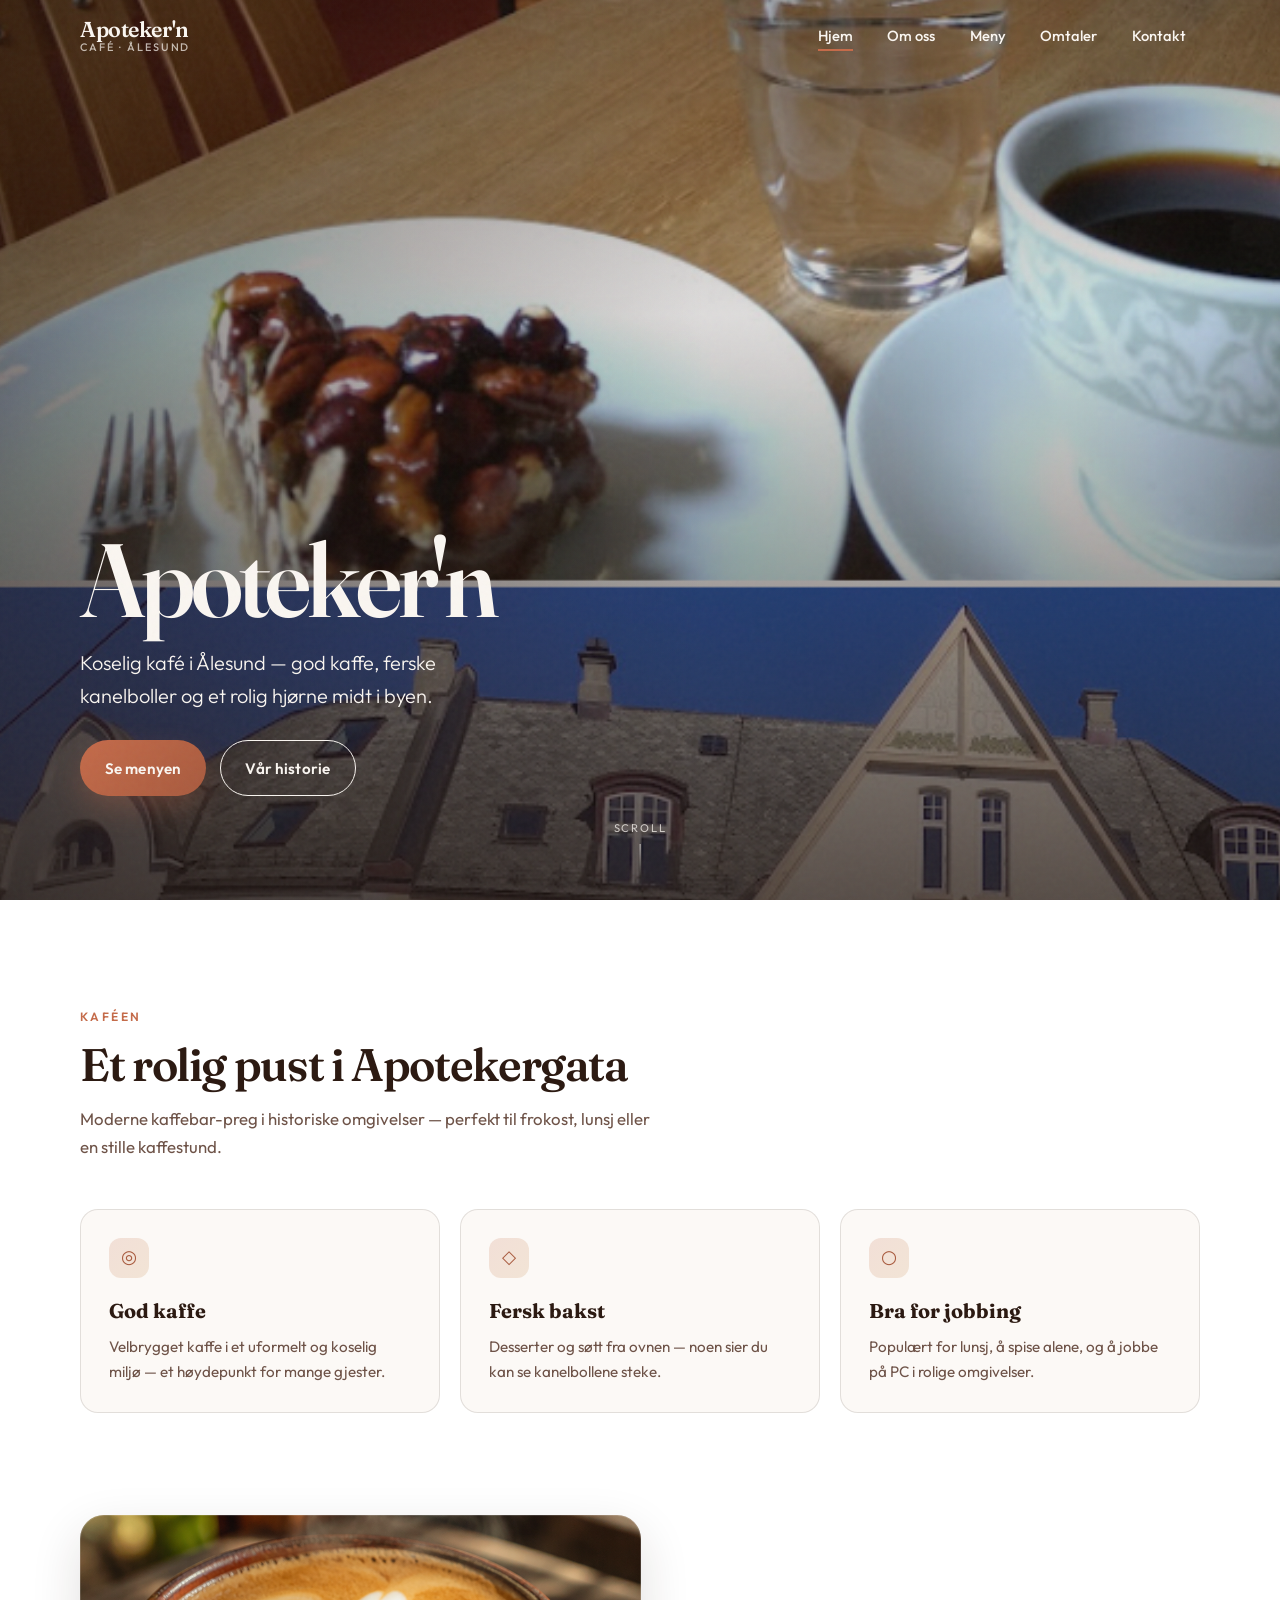
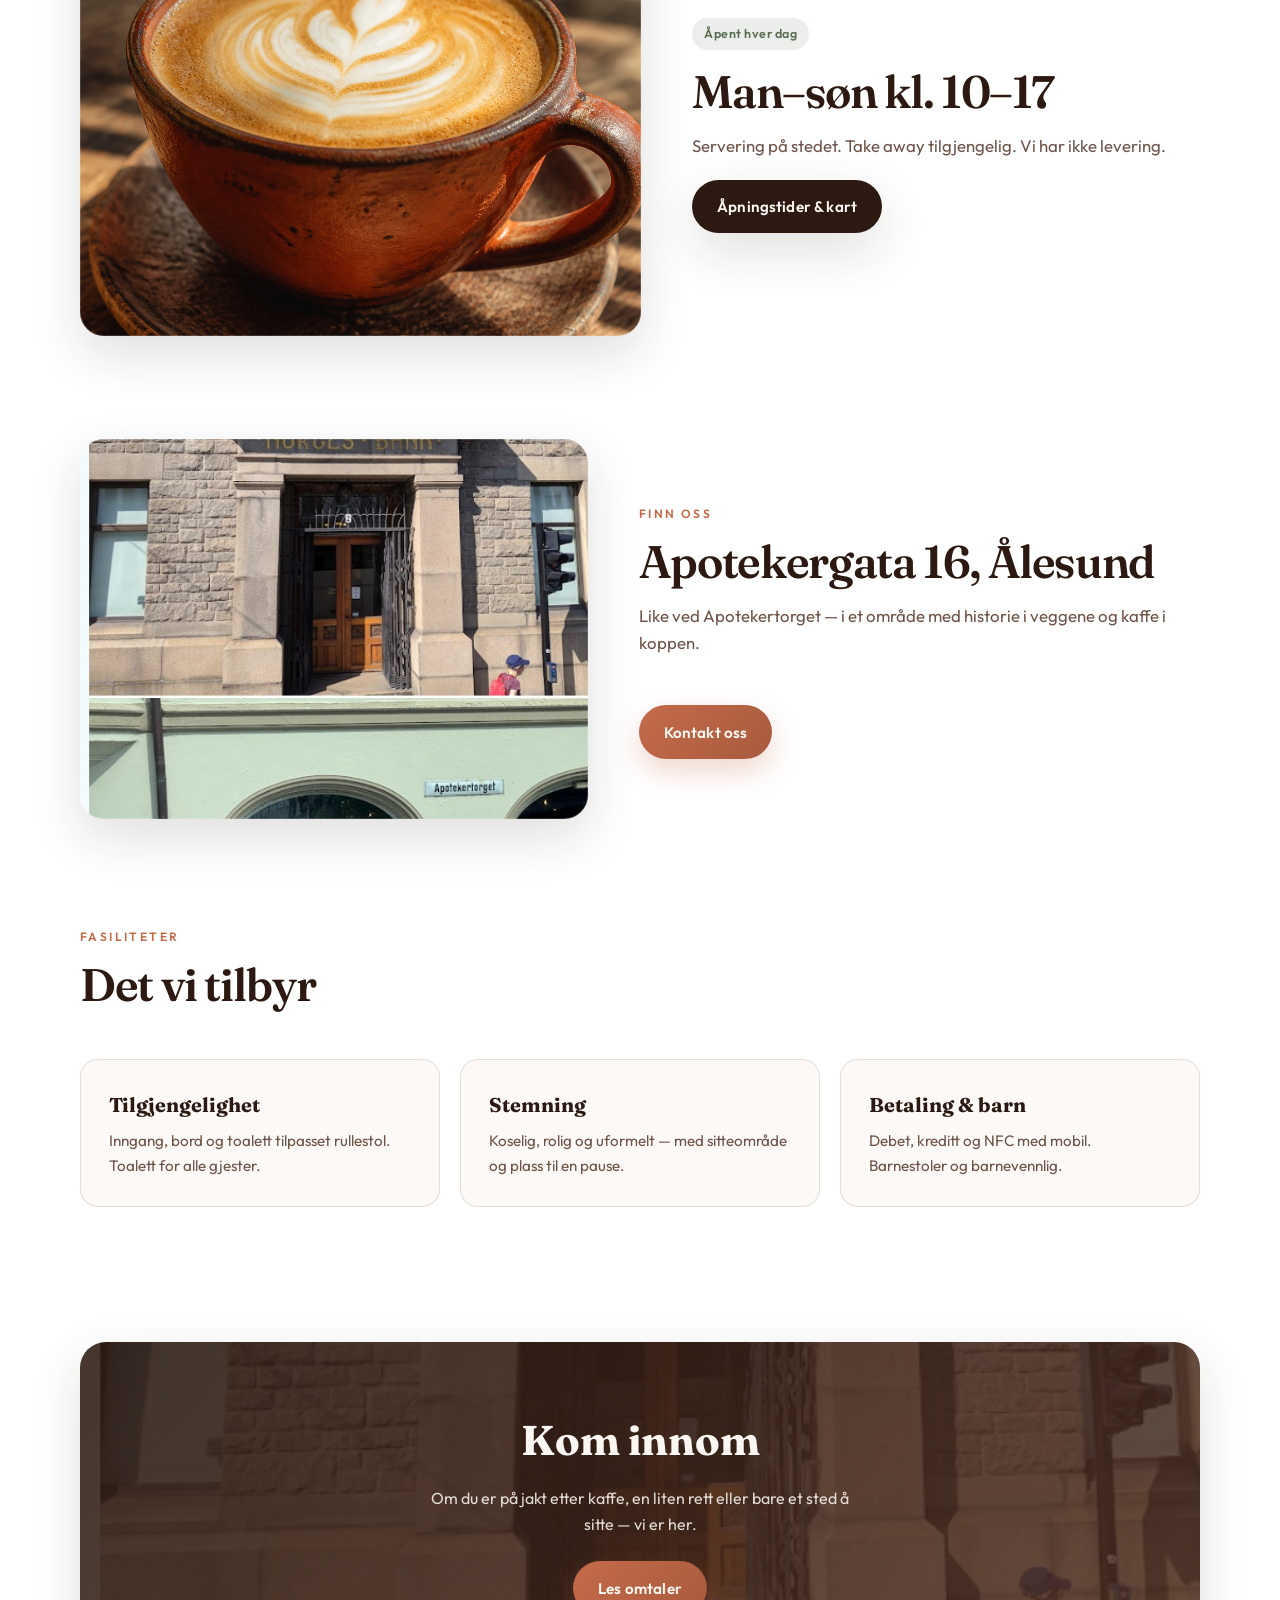
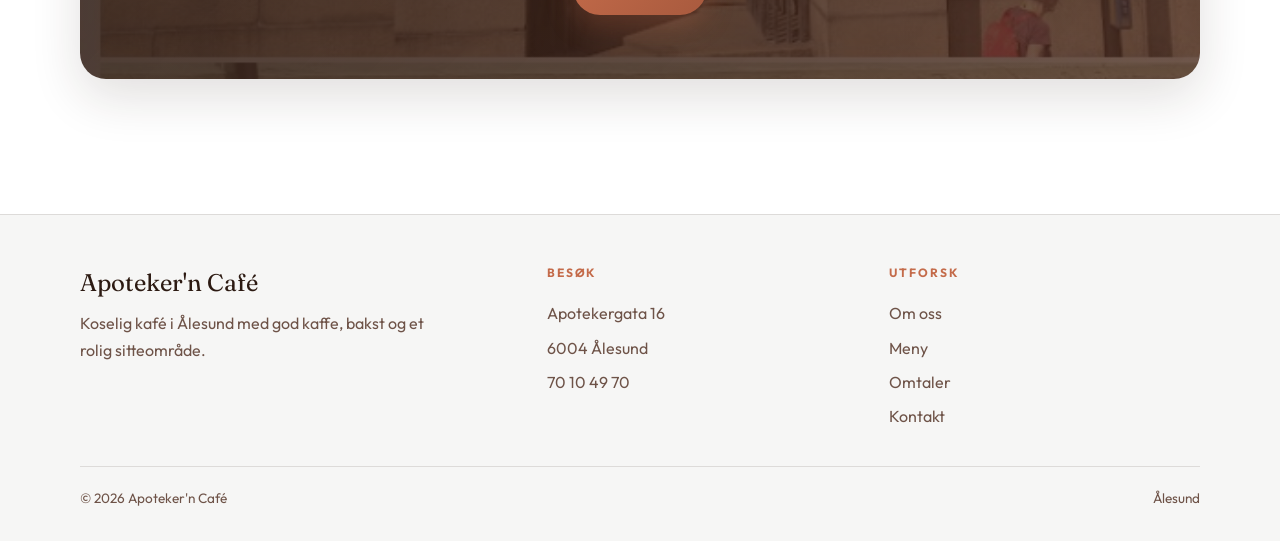
<file: apoteker-n-cafe/index.html>
<!DOCTYPE html>
<html lang="nb">
  <head>
    <meta charset="UTF-8" />
    <meta name="viewport" content="width=device-width, initial-scale=1" />
    <meta name="description" content="Apoteker'n Café i Ålesund — koselig kafé med god kaffe, bakst og rolige sitteplasser i Apotekergata." />
    <meta name="theme-color" content="#2c1a12" />
    <title>Apoteker'n Café · Ålesund</title>
    <link rel="stylesheet" href="css/styles.css" />
  </head>
  <body class="home">
    <div class="page-veil" aria-hidden="true"></div>
    <a class="skip-link" href="#main">Hopp til innhold</a>

    <header class="site-header is-home">
      <div class="nav-inner">
        <a class="brand" href="index.html" aria-label="Apoteker'n Café hjem">
          <span class="brand-mark">Apoteker'n</span>
          <span class="brand-sub">Café · Ålesund</span>
        </a>
        <button class="nav-toggle" type="button" aria-expanded="false" aria-controls="site-nav" aria-label="Åpne meny">
          <span></span><span></span><span></span>
        </button>
        <nav id="site-nav" class="nav-links" aria-label="Hovedmeny">
          <a href="index.html" aria-current="page">Hjem</a>
          <a href="about.html">Om oss</a>
          <a href="menu.html">Meny</a>
          <a href="reviews.html">Omtaler</a>
          <a href="contact.html">Kontakt</a>
        </nav>
      </div>
    </header>

    <main id="main">
      <section class="hero" aria-label="Velkommen">
        <div class="hero-media">
          <img src="assets/hero-cafe.png" alt="Kaffe, bakst og interiør hos Apoteker'n Café" width="1200" height="1600" fetchpriority="high" />
        </div>
        <div class="hero-content">
          <h1 class="hero-brand">Apoteker'n</h1>
          <p class="hero-line">Koselig kafé i Ålesund — god kaffe, ferske kanelboller og et rolig hjørne midt i byen.</p>
          <div class="hero-actions">
            <a class="btn btn-primary" href="menu.html">Se menyen</a>
            <a class="btn btn-ghost" href="about.html">Vår historie</a>
          </div>
        </div>
        <div class="scroll-cue" aria-hidden="true"><span>Scroll</span><i></i></div>
      </section>

      <section class="section">
        <div class="wrap">
          <div class="section-head reveal">
            <span class="eyebrow">Kaféen</span>
            <h2>Et rolig pust i Apotekergata</h2>
            <p>Moderne kaffebar-preg i historiske omgivelser — perfekt til frokost, lunsj eller en stille kaffestund.</p>
          </div>
          <div class="feature-grid">
            <article class="feature-card reveal reveal-delay-1">
              <div class="feature-icon" aria-hidden="true">◎</div>
              <h3>God kaffe</h3>
              <p>Velbrygget kaffe i et uformelt og koselig miljø — et høydepunkt for mange gjester.</p>
            </article>
            <article class="feature-card reveal reveal-delay-2">
              <div class="feature-icon" aria-hidden="true">◇</div>
              <h3>Fersk bakst</h3>
              <p>Desserter og søtt fra ovnen — noen sier du kan se kanelbollene steke.</p>
            </article>
            <article class="feature-card reveal reveal-delay-3">
              <div class="feature-icon" aria-hidden="true">○</div>
              <h3>Bra for jobbing</h3>
              <p>Populært for lunsj, å spise alene, og å jobbe på PC i rolige omgivelser.</p>
            </article>
          </div>
        </div>
      </section>

      <section class="section" style="padding-top: 0">
        <div class="wrap split">
          <div class="split-visual reveal">
            <img src="assets/latte-placeholder.jpg" alt="Nytraktet kaffe i kopp" width="900" height="675" loading="lazy" />
          </div>
          <div class="split-copy reveal reveal-delay-2">
            <span class="accent-pill">Åpent hver dag</span>
            <div class="section-head" style="margin-bottom: 1.25rem">
              <h2>Man–søn kl. 10–17</h2>
              <p class="lede">Servering på stedet. Take away tilgjengelig. Vi har ikke levering.</p>
            </div>
            <a class="btn btn-dark" href="contact.html">Åpningstider &amp; kart</a>
          </div>
        </div>
      </section>

      <section class="section" style="padding-top: 0">
        <div class="wrap split reverse">
          <div class="split-copy reveal">
            <span class="eyebrow">Finn oss</span>
            <div class="section-head">
              <h2>Apotekergata 16, Ålesund</h2>
              <p>Like ved Apotekertorget — i et område med historie i veggene og kaffe i koppen.</p>
            </div>
            <a class="btn btn-primary" href="contact.html">Kontakt oss</a>
          </div>
          <div class="split-visual reveal reveal-delay-2">
            <img src="assets/exterior.png" alt="Fasade ved Apotekertorget i Ålesund" width="900" height="675" loading="lazy" />
          </div>
        </div>
      </section>

      <section class="section" style="padding-top: 0">
        <div class="wrap">
          <div class="section-head reveal">
            <span class="eyebrow">Fasiliteter</span>
            <h2>Det vi tilbyr</h2>
          </div>
          <div class="feature-grid">
            <article class="feature-card reveal">
              <h3>Tilgjengelighet</h3>
              <p>Inngang, bord og toalett tilpasset rullestol. Toalett for alle gjester.</p>
            </article>
            <article class="feature-card reveal reveal-delay-1">
              <h3>Stemning</h3>
              <p>Koselig, rolig og uformelt — med sitteområde og plass til en pause.</p>
            </article>
            <article class="feature-card reveal reveal-delay-2">
              <h3>Betaling &amp; barn</h3>
              <p>Debet, kreditt og NFC med mobil. Barnestoler og barnevennlig.</p>
            </article>
          </div>
        </div>
      </section>

      <section class="section" style="padding-top: 0">
        <div class="wrap">
          <div class="cta-band reveal" style="background: linear-gradient(135deg, rgba(44, 26, 18, 0.88), rgba(74, 44, 31, 0.8)), url('assets/exterior.png') center/cover">
            <h2>Kom innom</h2>
            <p>Om du er på jakt etter kaffe, en liten rett eller bare et sted å sitte — vi er her.</p>
            <a class="btn btn-primary" href="reviews.html">Les omtaler</a>
          </div>
        </div>
      </section>
    </main>

    <footer class="site-footer">
      <div class="wrap footer-grid">
        <div>
          <div class="footer-brand">Apoteker'n Café</div>
          <p>Koselig kafé i Ålesund med god kaffe, bakst og et rolig sitteområde.</p>
        </div>
        <div>
          <h4>Besøk</h4>
          <a href="contact.html">Apotekergata 16</a>
          <a href="contact.html">6004 Ålesund</a>
          <a href="tel:+4770104970">70 10 49 70</a>
        </div>
        <div>
          <h4>Utforsk</h4>
          <a href="about.html">Om oss</a>
          <a href="menu.html">Meny</a>
          <a href="reviews.html">Omtaler</a>
          <a href="contact.html">Kontakt</a>
        </div>
      </div>
      <div class="wrap footer-bottom">
        <span>© <span data-year></span> Apoteker'n Café</span>
        <span>Ålesund</span>
      </div>
    </footer>

    <script src="js/site-config.js"></script>
    <script src="js/main.js"></script>
  </body>
</html>
</file>
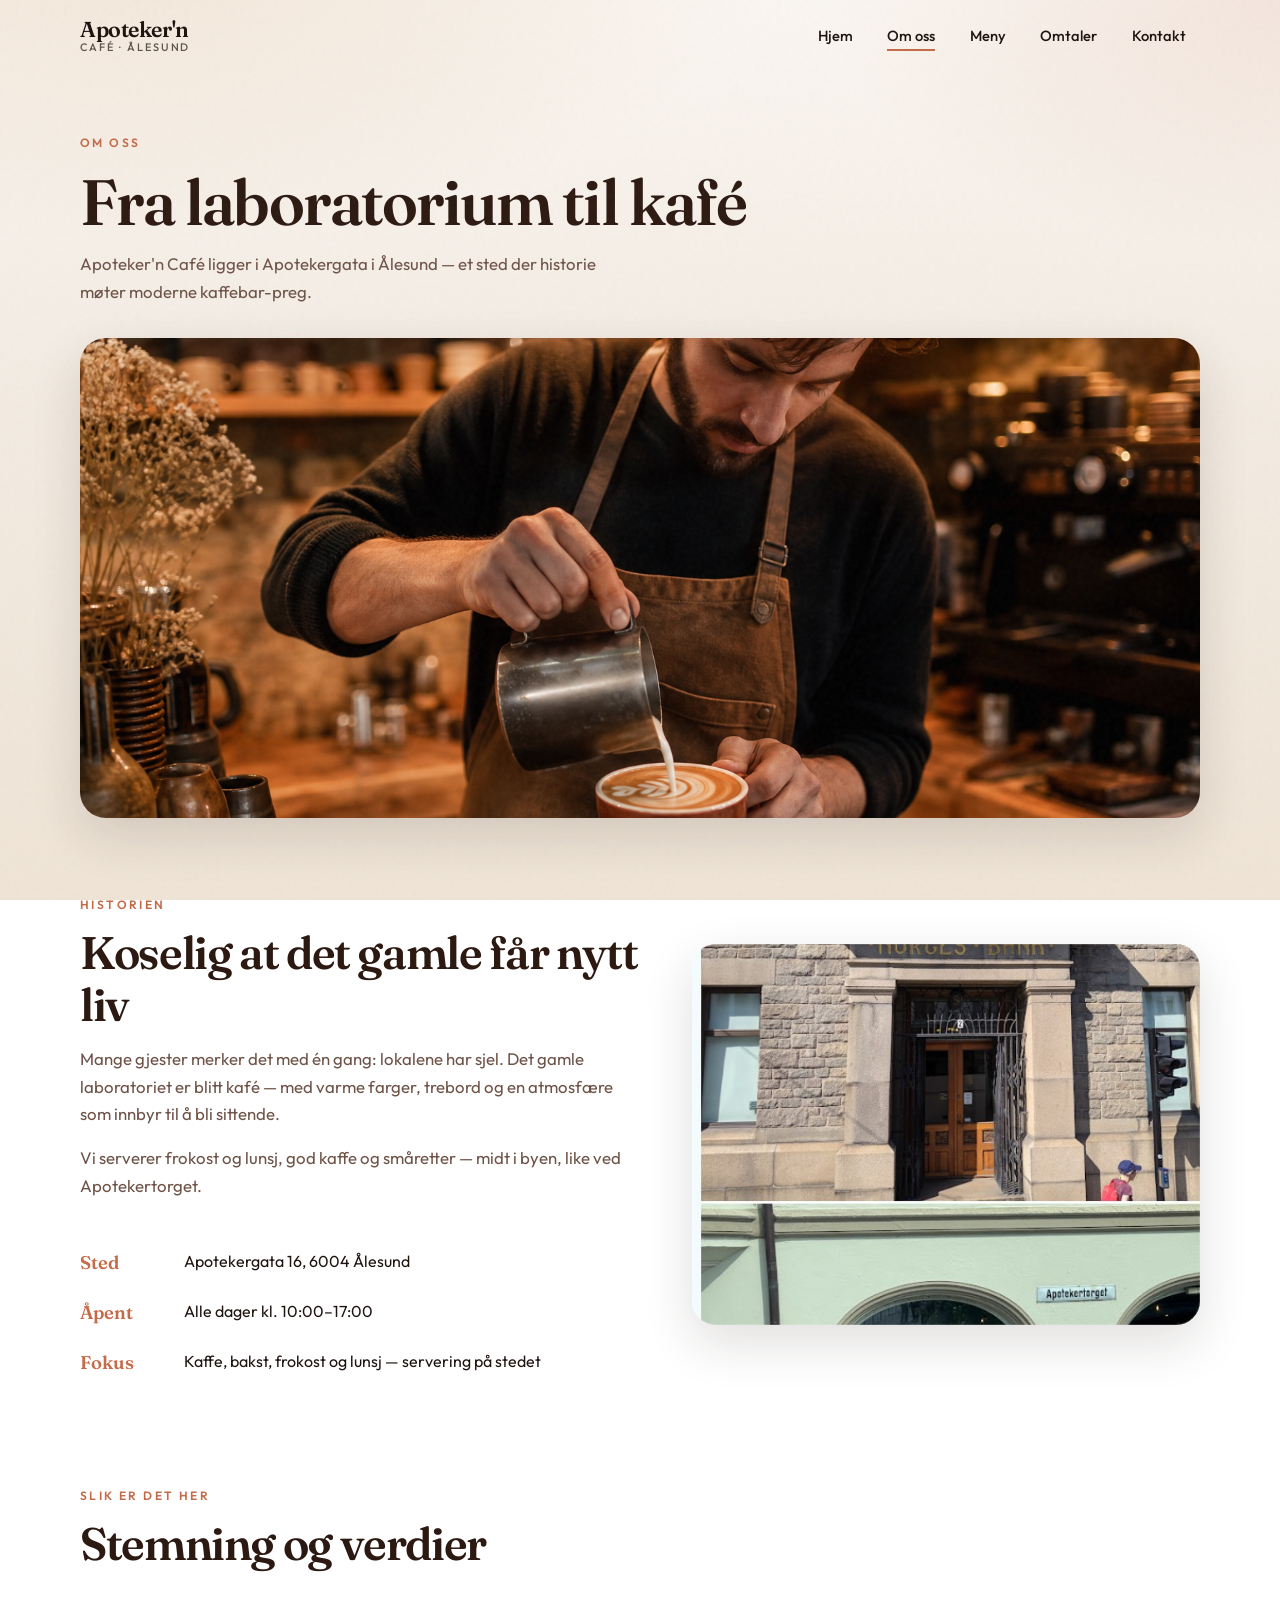
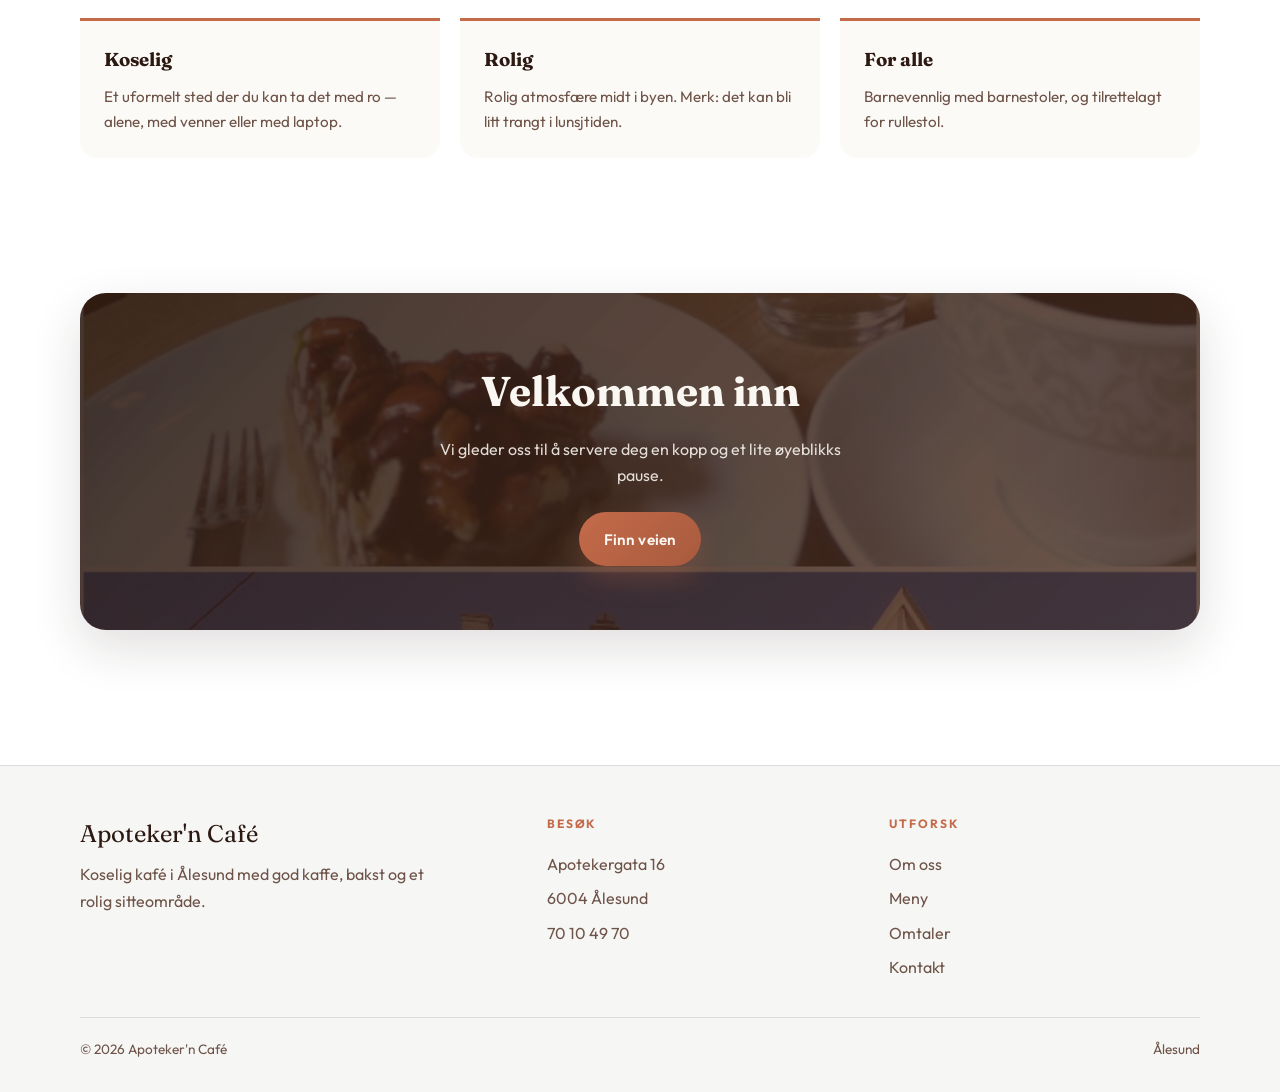
<file: apoteker-n-cafe/about.html>
<!DOCTYPE html>
<html lang="nb">
  <head>
    <meta charset="UTF-8" />
    <meta name="viewport" content="width=device-width, initial-scale=1" />
    <meta name="description" content="Om Apoteker'n Café — koselig kafé i det gamle laboratoriet i Ålesund." />
    <meta name="theme-color" content="#2c1a12" />
    <title>Om oss · Apoteker'n Café</title>
    <link rel="stylesheet" href="css/styles.css" />
  </head>
  <body>
    <div class="page-veil" aria-hidden="true"></div>
    <a class="skip-link" href="#main">Hopp til innhold</a>

    <header class="site-header">
      <div class="nav-inner">
        <a class="brand" href="index.html" aria-label="Apoteker'n Café hjem">
          <span class="brand-mark">Apoteker'n</span>
          <span class="brand-sub">Café · Ålesund</span>
        </a>
        <button class="nav-toggle" type="button" aria-expanded="false" aria-controls="site-nav" aria-label="Åpne meny">
          <span></span><span></span><span></span>
        </button>
        <nav id="site-nav" class="nav-links" aria-label="Hovedmeny">
          <a href="index.html">Hjem</a>
          <a href="about.html" aria-current="page">Om oss</a>
          <a href="menu.html">Meny</a>
          <a href="reviews.html">Omtaler</a>
          <a href="contact.html">Kontakt</a>
        </nav>
      </div>
    </header>

    <main id="main">
      <header class="page-hero wrap">
        <span class="eyebrow">Om oss</span>
        <h1>Fra laboratorium til kafé</h1>
        <p class="lede">Apoteker'n Café ligger i Apotekergata i Ålesund — et sted der historie møter moderne kaffebar-preg.</p>
        <div class="page-hero-art">
          <img src="assets/about-placeholder.jpg" alt="Barista som lager kaffe" width="1400" height="1050" />
        </div>
      </header>

      <section class="section" style="padding-top: 2rem">
        <div class="wrap split">
          <div class="split-copy reveal">
            <span class="eyebrow">Historien</span>
            <div class="section-head">
              <h2>Koselig at det gamle får nytt liv</h2>
              <p>
                Mange gjester merker det med én gang: lokalene har sjel. Det gamle laboratoriet er blitt kafé —
                med varme farger, trebord og en atmosfære som innbyr til å bli sittende.
              </p>
              <p style="color: var(--muted); margin-top: 1rem">
                <!-- PLASSHOLDER: Erstatt med deres egen historie -->
                Vi serverer frokost og lunsj, god kaffe og småretter — midt i byen, like ved Apotekertorget.
              </p>
            </div>
            <div class="timeline">
              <div class="timeline-item">
                <div class="timeline-year">Sted</div>
                <p>Apotekergata 16, 6004 Ålesund</p>
              </div>
              <div class="timeline-item">
                <div class="timeline-year">Åpent</div>
                <p>Alle dager kl. 10:00–17:00</p>
              </div>
              <div class="timeline-item">
                <div class="timeline-year">Fokus</div>
                <p>Kaffe, bakst, frokost og lunsj — servering på stedet</p>
              </div>
            </div>
          </div>
          <div class="split-visual reveal reveal-delay-2">
            <img src="assets/exterior.png" alt="Historisk fasade i Ålesund" width="900" height="675" loading="lazy" />
          </div>
        </div>
      </section>

      <section class="section" style="padding-top: 0">
        <div class="wrap">
          <div class="section-head reveal">
            <span class="eyebrow">Slik er det her</span>
            <h2>Stemning og verdier</h2>
          </div>
          <div class="values">
            <article class="value reveal">
              <h3>Koselig</h3>
              <p>Et uformelt sted der du kan ta det med ro — alene, med venner eller med laptop.</p>
            </article>
            <article class="value reveal reveal-delay-1">
              <h3>Rolig</h3>
              <p>Rolig atmosfære midt i byen. Merk: det kan bli litt trangt i lunsjtiden.</p>
            </article>
            <article class="value reveal reveal-delay-2">
              <h3>For alle</h3>
              <p>Barnevennlig med barnestoler, og tilrettelagt for rullestol.</p>
            </article>
          </div>
        </div>
      </section>

      <section class="section" style="padding-top: 0">
        <div class="wrap">
          <div class="cta-band reveal" style="background: linear-gradient(135deg, rgba(44, 26, 18, 0.88), rgba(74, 44, 31, 0.8)), url('assets/hero-cafe.png') center/cover">
            <h2>Velkommen inn</h2>
            <p>Vi gleder oss til å servere deg en kopp og et lite øyeblikks pause.</p>
            <a class="btn btn-primary" href="contact.html">Finn veien</a>
          </div>
        </div>
      </section>
    </main>

    <footer class="site-footer">
      <div class="wrap footer-grid">
        <div>
          <div class="footer-brand">Apoteker'n Café</div>
          <p>Koselig kafé i Ålesund med god kaffe, bakst og et rolig sitteområde.</p>
        </div>
        <div>
          <h4>Besøk</h4>
          <a href="contact.html">Apotekergata 16</a>
          <a href="contact.html">6004 Ålesund</a>
          <a href="tel:+4770104970">70 10 49 70</a>
        </div>
        <div>
          <h4>Utforsk</h4>
          <a href="about.html">Om oss</a>
          <a href="menu.html">Meny</a>
          <a href="reviews.html">Omtaler</a>
          <a href="contact.html">Kontakt</a>
        </div>
      </div>
      <div class="wrap footer-bottom">
        <span>© <span data-year></span> Apoteker'n Café</span>
        <span>Ålesund</span>
      </div>
    </footer>

    <script src="js/site-config.js"></script>
    <script src="js/main.js"></script>
  </body>
</html>
</file>
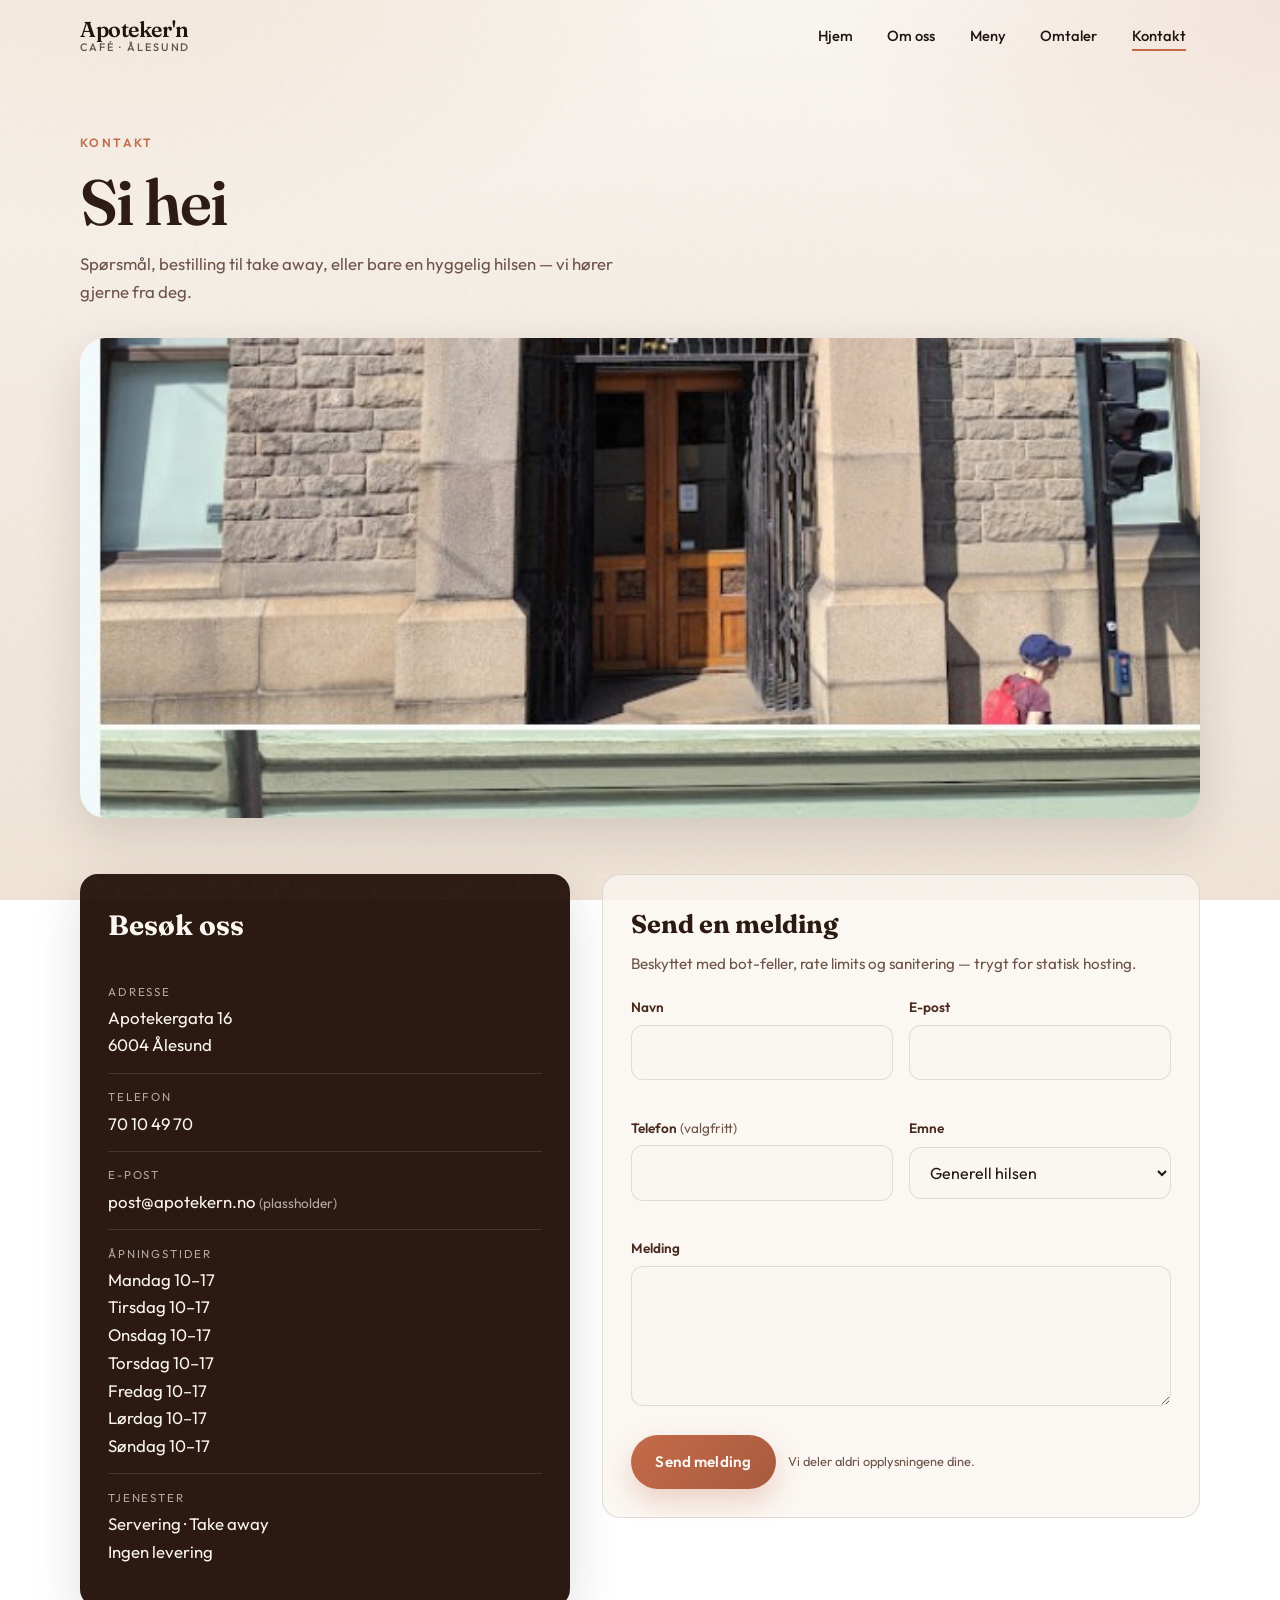
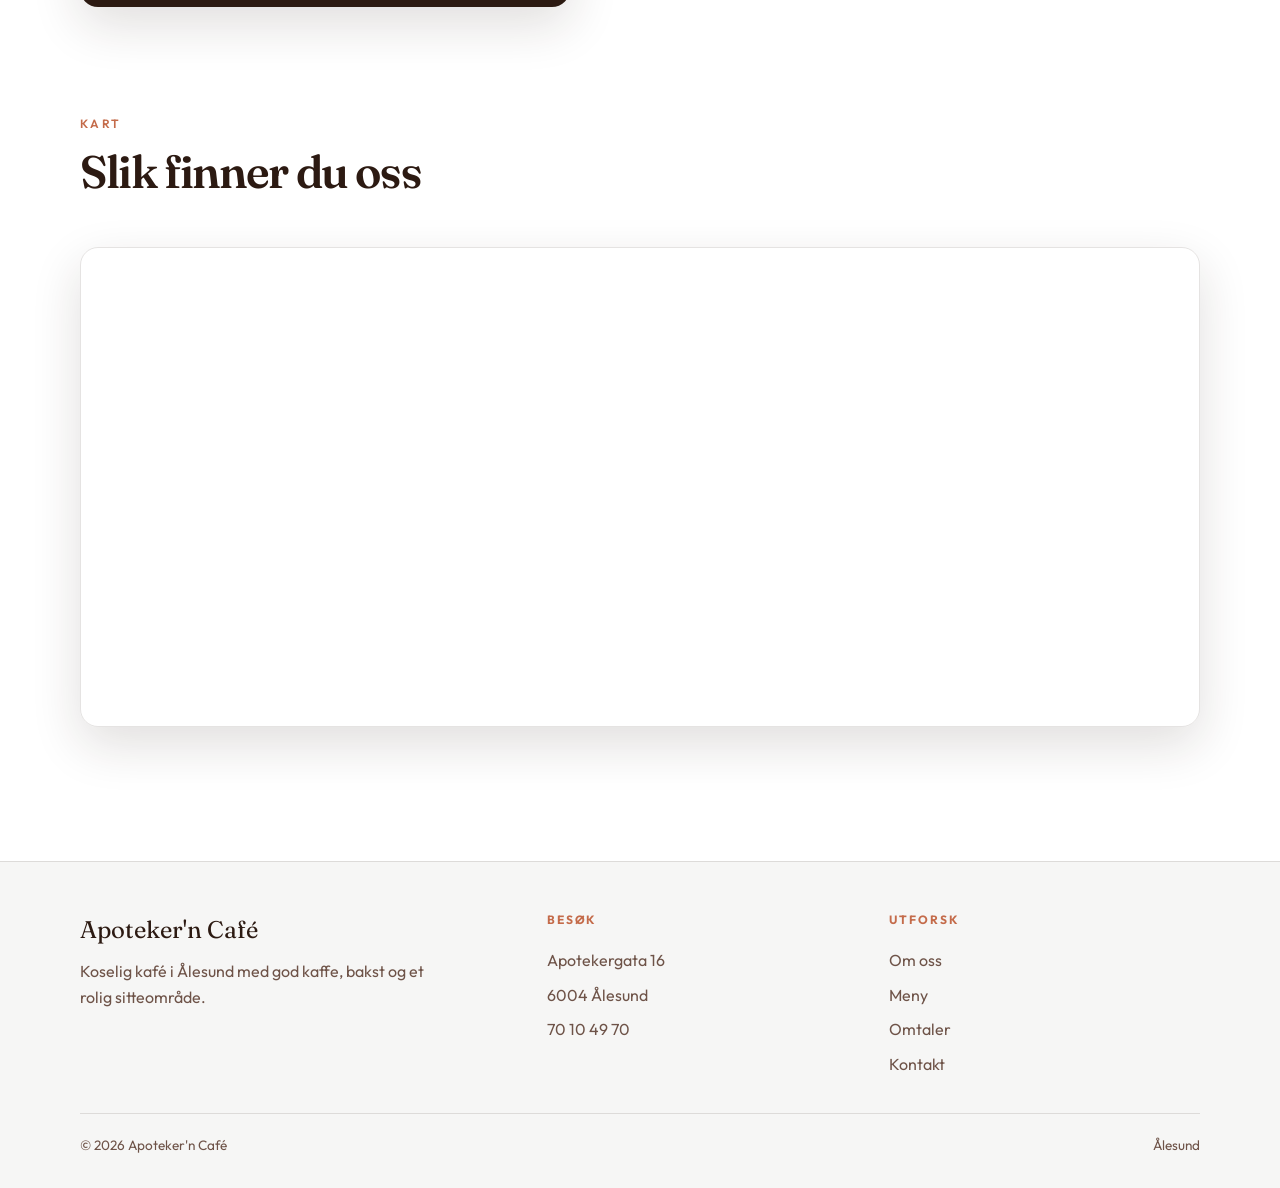
<file: apoteker-n-cafe/contact.html>
<!DOCTYPE html>
<html lang="nb">
  <head>
    <meta charset="UTF-8" />
    <meta name="viewport" content="width=device-width, initial-scale=1" />
    <meta name="description" content="Kontakt Apoteker'n Café — Apotekergata 16, Ålesund. Telefon 70 10 49 70." />
    <meta name="theme-color" content="#2c1a12" />
    <title>Kontakt · Apoteker'n Café</title>
    <link rel="stylesheet" href="css/styles.css" />
  </head>
  <body>
    <div class="page-veil" aria-hidden="true"></div>
    <a class="skip-link" href="#main">Hopp til innhold</a>

    <header class="site-header">
      <div class="nav-inner">
        <a class="brand" href="index.html" aria-label="Apoteker'n Café hjem">
          <span class="brand-mark">Apoteker'n</span>
          <span class="brand-sub">Café · Ålesund</span>
        </a>
        <button class="nav-toggle" type="button" aria-expanded="false" aria-controls="site-nav" aria-label="Åpne meny">
          <span></span><span></span><span></span>
        </button>
        <nav id="site-nav" class="nav-links" aria-label="Hovedmeny">
          <a href="index.html">Hjem</a>
          <a href="about.html">Om oss</a>
          <a href="menu.html">Meny</a>
          <a href="reviews.html">Omtaler</a>
          <a href="contact.html" aria-current="page">Kontakt</a>
        </nav>
      </div>
    </header>

    <main id="main">
      <header class="page-hero wrap">
        <span class="eyebrow">Kontakt</span>
        <h1>Si hei</h1>
        <p class="lede">Spørsmål, bestilling til take away, eller bare en hyggelig hilsen — vi hører gjerne fra deg.</p>
        <div class="page-hero-art">
          <img src="assets/exterior.png" alt="Fasade nær Apotekertorget" width="1400" height="600" />
        </div>
      </header>

      <section class="section" style="padding-top: 1rem">
        <div class="wrap contact-grid">
          <aside class="info-panel reveal">
            <h2>Besøk oss</h2>
            <dl>
              <div class="info-row">
                <dt>Adresse</dt>
                <dd>Apotekergata 16<br />6004 Ålesund</dd>
              </div>
              <div class="info-row">
                <dt>Telefon</dt>
                <dd><a href="tel:+4770104970">70 10 49 70</a></dd>
              </div>
              <div class="info-row">
                <dt>E-post</dt>
                <dd><a href="mailto:post@apotekern.no">post@apotekern.no</a> <span style="opacity:0.65;font-size:0.85rem">(plassholder)</span></dd>
              </div>
              <div class="info-row">
                <dt>Åpningstider</dt>
                <dd>
                  Mandag 10–17<br />
                  Tirsdag 10–17<br />
                  Onsdag 10–17<br />
                  Torsdag 10–17<br />
                  Fredag 10–17<br />
                  Lørdag 10–17<br />
                  Søndag 10–17
                </dd>
              </div>
              <div class="info-row">
                <dt>Tjenester</dt>
                <dd>Servering · Take away<br />Ingen levering</dd>
              </div>
            </dl>
          </aside>

          <div class="form-card reveal reveal-delay-2">
            <h2 style="font-family: var(--font-display); font-size: 1.6rem; color: var(--espresso); margin-bottom: 0.35rem">
              Send en melding
            </h2>
            <p style="color: var(--muted); margin-bottom: 1.25rem; font-size: 0.95rem">
              Beskyttet med bot-feller, rate limits og sanitering — trygt for statisk hosting.
            </p>

            <form data-secure-form data-form-type="contact" novalidate autocomplete="on">
              <div class="hp-field" aria-hidden="true">
                <label>Nettsted <input type="text" name="website_url" tabindex="-1" autocomplete="off" /></label>
              </div>

              <div class="form-grid">
                <div class="field">
                  <label for="name">Navn</label>
                  <input id="name" name="name" type="text" maxlength="80" required autocomplete="name" />
                  <span class="error" data-error-for="name"></span>
                </div>
                <div class="field">
                  <label for="email">E-post</label>
                  <input id="email" name="email" type="email" maxlength="120" required autocomplete="email" />
                  <span class="error" data-error-for="email"></span>
                </div>
                <div class="field">
                  <label for="phone">Telefon <span style="font-weight: 400; color: var(--muted)">(valgfritt)</span></label>
                  <input id="phone" name="phone" type="tel" maxlength="30" autocomplete="tel" />
                  <span class="error" data-error-for="phone"></span>
                </div>
                <div class="field">
                  <label for="subject">Emne</label>
                  <select id="subject" name="subject">
                    <option value="Generell hilsen">Generell hilsen</option>
                    <option value="Take away">Take away</option>
                    <option value="Spørsmål">Spørsmål</option>
                    <option value="Tilbakemelding">Tilbakemelding</option>
                  </select>
                  <span class="error" data-error-for="subject"></span>
                </div>
                <div class="field full">
                  <label for="message">Melding</label>
                  <textarea id="message" name="message" maxlength="2000" required></textarea>
                  <span class="error" data-error-for="message"></span>
                </div>
              </div>

              <div class="form-actions">
                <button class="btn btn-primary" type="submit">Send melding</button>
                <p class="form-note">Vi deler aldri opplysningene dine.</p>
              </div>
              <div class="form-status" role="status" aria-live="polite"></div>
            </form>
          </div>
        </div>
      </section>

      <section class="section" style="padding-top: 0">
        <div class="wrap reveal">
          <div class="section-head">
            <span class="eyebrow">Kart</span>
            <h2>Slik finner du oss</h2>
          </div>
          <div style="border-radius: var(--radius); overflow: hidden; box-shadow: var(--shadow); border: 1px solid var(--line); aspect-ratio: 21/9; min-height: 280px">
            <iframe
              title="Kart til Apoteker'n Café"
              src="https://maps.google.com/maps?q=Apotekergata%2016%2C%206004%20%C3%85lesund&t=&z=16&ie=UTF8&iwloc=&output=embed"
              width="100%"
              height="100%"
              style="border: 0; min-height: 280px"
              loading="lazy"
              referrerpolicy="no-referrer-when-downgrade"
              allowfullscreen
            ></iframe>
          </div>
        </div>
      </section>
    </main>

    <footer class="site-footer">
      <div class="wrap footer-grid">
        <div>
          <div class="footer-brand">Apoteker'n Café</div>
          <p>Koselig kafé i Ålesund med god kaffe, bakst og et rolig sitteområde.</p>
        </div>
        <div>
          <h4>Besøk</h4>
          <a href="contact.html">Apotekergata 16</a>
          <a href="contact.html">6004 Ålesund</a>
          <a href="tel:+4770104970">70 10 49 70</a>
        </div>
        <div>
          <h4>Utforsk</h4>
          <a href="about.html">Om oss</a>
          <a href="menu.html">Meny</a>
          <a href="reviews.html">Omtaler</a>
          <a href="contact.html">Kontakt</a>
        </div>
      </div>
      <div class="wrap footer-bottom">
        <span>© <span data-year></span> Apoteker'n Café</span>
        <span>Ålesund</span>
      </div>
    </footer>

    <script src="js/site-config.js"></script>
    <script src="js/secure-form.js"></script>
    <script src="js/main.js"></script>
  </body>
</html>
</file>
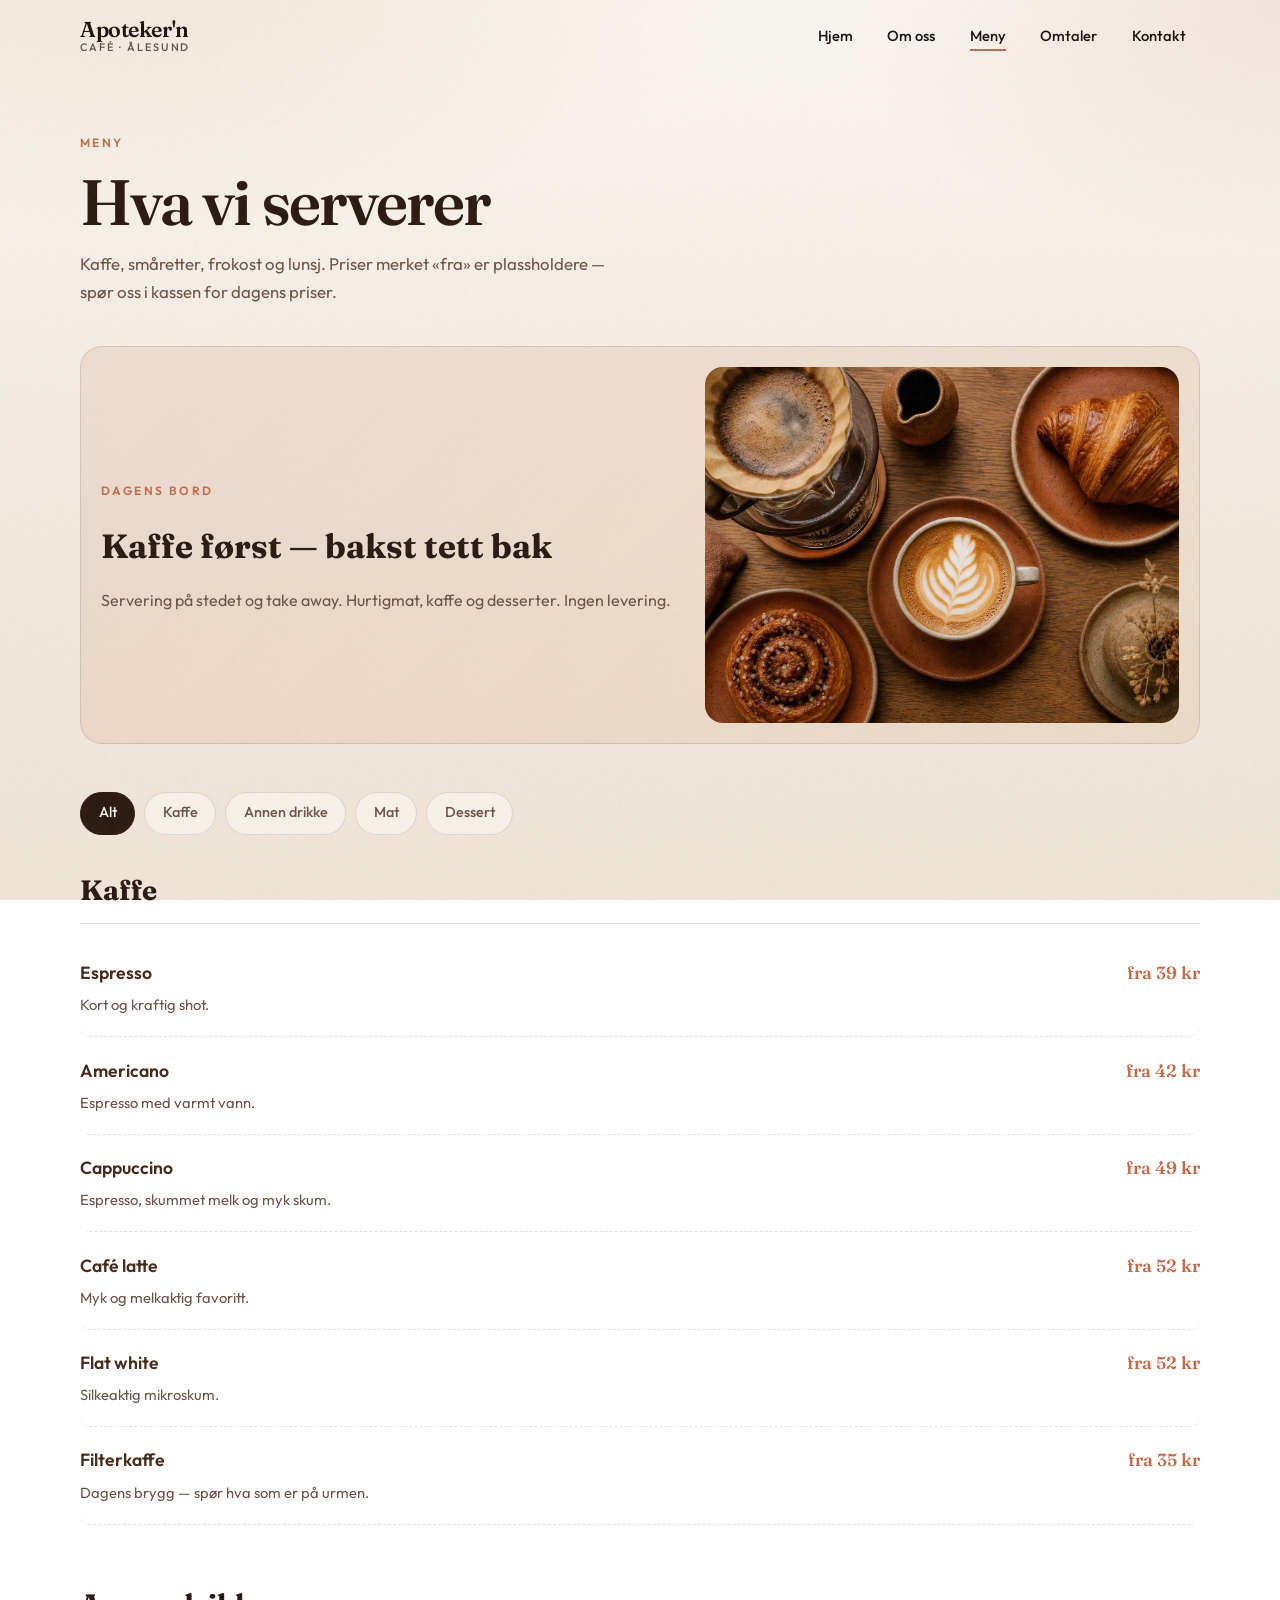
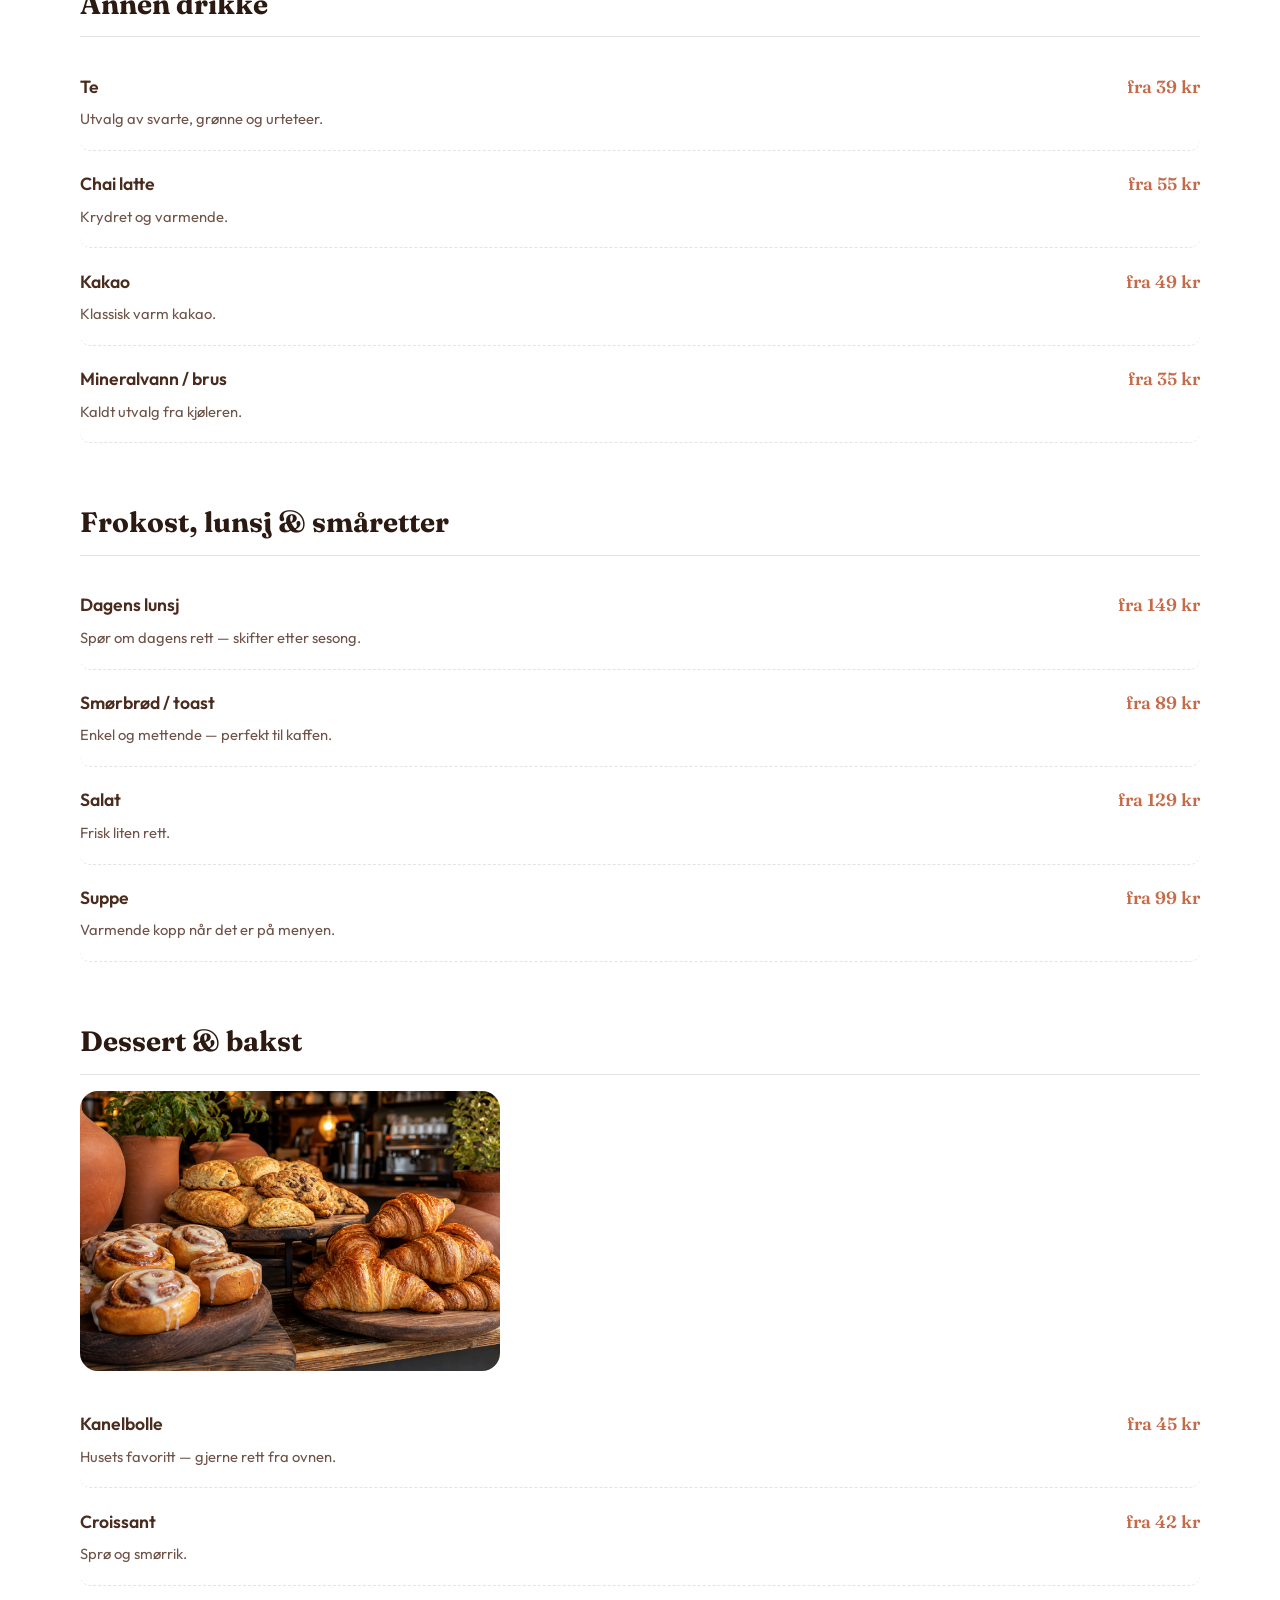
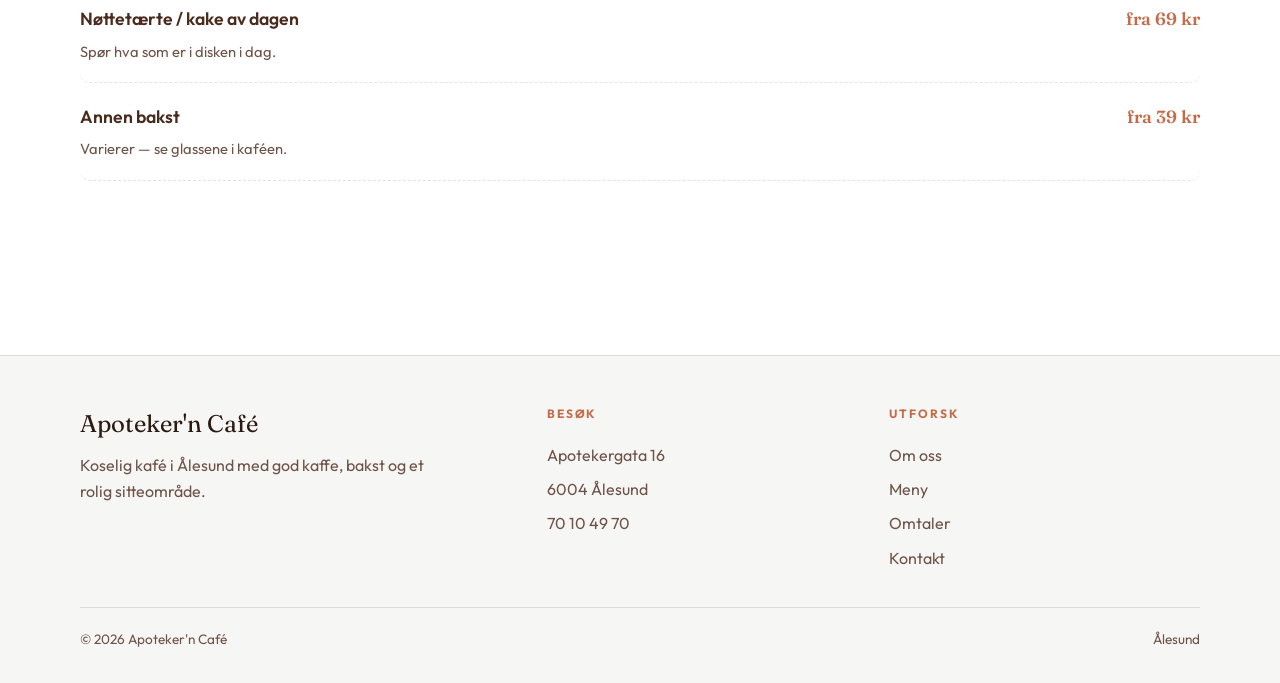
<file: apoteker-n-cafe/menu.html>
<!DOCTYPE html>
<html lang="nb">
  <head>
    <meta charset="UTF-8" />
    <meta name="viewport" content="width=device-width, initial-scale=1" />
    <meta name="description" content="Meny hos Apoteker'n Café — kaffe, frokost, lunsj og bakst. Priser er plassholdere." />
    <meta name="theme-color" content="#2c1a12" />
    <title>Meny · Apoteker'n Café</title>
    <link rel="stylesheet" href="css/styles.css" />
  </head>
  <body>
    <div class="page-veil" aria-hidden="true"></div>
    <a class="skip-link" href="#main">Hopp til innhold</a>

    <header class="site-header">
      <div class="nav-inner">
        <a class="brand" href="index.html" aria-label="Apoteker'n Café hjem">
          <span class="brand-mark">Apoteker'n</span>
          <span class="brand-sub">Café · Ålesund</span>
        </a>
        <button class="nav-toggle" type="button" aria-expanded="false" aria-controls="site-nav" aria-label="Åpne meny">
          <span></span><span></span><span></span>
        </button>
        <nav id="site-nav" class="nav-links" aria-label="Hovedmeny">
          <a href="index.html">Hjem</a>
          <a href="about.html">Om oss</a>
          <a href="menu.html" aria-current="page">Meny</a>
          <a href="reviews.html">Omtaler</a>
          <a href="contact.html">Kontakt</a>
        </nav>
      </div>
    </header>

    <main id="main">
      <header class="page-hero wrap">
        <span class="eyebrow">Meny</span>
        <h1>Hva vi serverer</h1>
        <p class="lede">Kaffe, småretter, frokost og lunsj. Priser merket «fra» er plassholdere — spør oss i kassen for dagens priser.</p>
      </header>

      <section class="section" style="padding-top: 0">
        <div class="wrap">
          <div class="menu-banner reveal">
            <div>
              <span class="eyebrow">Dagens bord</span>
              <h2 style="font-family: var(--font-display); font-size: clamp(1.6rem, 3vw, 2.1rem); color: var(--espresso); margin: 0.4rem 0 0.75rem">
                Kaffe først — bakst tett bak
              </h2>
              <p style="color: var(--muted)">
                Servering på stedet og take away. Hurtigmat, kaffe og desserter. Ingen levering.
              </p>
            </div>
            <img src="assets/menu-placeholder.jpg" alt="Kaffe og bakst" width="800" height="600" />
          </div>

          <div class="menu-toolbar reveal" role="group" aria-label="Filtrer meny">
            <button type="button" class="chip is-active" data-menu-filter="all" aria-pressed="true">Alt</button>
            <button type="button" class="chip" data-menu-filter="kaffe" aria-pressed="false">Kaffe</button>
            <button type="button" class="chip" data-menu-filter="drikke" aria-pressed="false">Annen drikke</button>
            <button type="button" class="chip" data-menu-filter="mat" aria-pressed="false">Mat</button>
            <button type="button" class="chip" data-menu-filter="dessert" aria-pressed="false">Dessert</button>
          </div>

          <div class="menu-grid">
            <section class="menu-category reveal" data-menu-category="kaffe">
              <h2>Kaffe</h2>
              <article class="menu-item">
                <h3>Espresso</h3>
                <span class="price">fra 39 kr</span>
                <p><!-- PLASSHOLDER --> Kort og kraftig shot.</p>
              </article>
              <article class="menu-item">
                <h3>Americano</h3>
                <span class="price">fra 42 kr</span>
                <p><!-- PLASSHOLDER --> Espresso med varmt vann.</p>
              </article>
              <article class="menu-item">
                <h3>Cappuccino</h3>
                <span class="price">fra 49 kr</span>
                <p><!-- PLASSHOLDER --> Espresso, skummet melk og myk skum.</p>
              </article>
              <article class="menu-item">
                <h3>Café latte</h3>
                <span class="price">fra 52 kr</span>
                <p><!-- PLASSHOLDER --> Myk og melkaktig favoritt.</p>
              </article>
              <article class="menu-item">
                <h3>Flat white</h3>
                <span class="price">fra 52 kr</span>
                <p><!-- PLASSHOLDER --> Silkeaktig mikroskum.</p>
              </article>
              <article class="menu-item">
                <h3>Filterkaffe</h3>
                <span class="price">fra 35 kr</span>
                <p><!-- PLASSHOLDER --> Dagens brygg — spør hva som er på urmen.</p>
              </article>
            </section>

            <section class="menu-category reveal" data-menu-category="drikke">
              <h2>Annen drikke</h2>
              <article class="menu-item">
                <h3>Te</h3>
                <span class="price">fra 39 kr</span>
                <p><!-- PLASSHOLDER --> Utvalg av svarte, grønne og urteteer.</p>
              </article>
              <article class="menu-item">
                <h3>Chai latte</h3>
                <span class="price">fra 55 kr</span>
                <p><!-- PLASSHOLDER --> Krydret og varmende.</p>
              </article>
              <article class="menu-item">
                <h3>Kakao</h3>
                <span class="price">fra 49 kr</span>
                <p><!-- PLASSHOLDER --> Klassisk varm kakao.</p>
              </article>
              <article class="menu-item">
                <h3>Mineralvann / brus</h3>
                <span class="price">fra 35 kr</span>
                <p><!-- PLASSHOLDER --> Kaldt utvalg fra kjøleren.</p>
              </article>
            </section>

            <section class="menu-category reveal" data-menu-category="mat">
              <h2>Frokost, lunsj &amp; småretter</h2>
              <article class="menu-item">
                <h3>Dagens lunsj</h3>
                <span class="price">fra 149 kr</span>
                <p><!-- PLASSHOLDER --> Spør om dagens rett — skifter etter sesong.</p>
              </article>
              <article class="menu-item">
                <h3>Smørbrød / toast</h3>
                <span class="price">fra 89 kr</span>
                <p><!-- PLASSHOLDER --> Enkel og mettende — perfekt til kaffen.</p>
              </article>
              <article class="menu-item">
                <h3>Salat</h3>
                <span class="price">fra 129 kr</span>
                <p><!-- PLASSHOLDER --> Frisk liten rett.</p>
              </article>
              <article class="menu-item">
                <h3>Suppe</h3>
                <span class="price">fra 99 kr</span>
                <p><!-- PLASSHOLDER --> Varmende kopp når det er på menyen.</p>
              </article>
            </section>

            <section class="menu-category reveal" data-menu-category="dessert">
              <h2>Dessert &amp; bakst</h2>
              <div style="margin-bottom: 1.25rem; border-radius: var(--radius); overflow: hidden; max-width: 420px">
                <img src="assets/pastry-placeholder.jpg" alt="Ferske bakervarer" width="600" height="450" loading="lazy" />
              </div>
              <article class="menu-item">
                <h3>Kanelbolle</h3>
                <span class="price">fra 45 kr</span>
                <p><!-- PLASSHOLDER --> Husets favoritt — gjerne rett fra ovnen.</p>
              </article>
              <article class="menu-item">
                <h3>Croissant</h3>
                <span class="price">fra 42 kr</span>
                <p><!-- PLASSHOLDER --> Sprø og smørrik.</p>
              </article>
              <article class="menu-item">
                <h3>Nøttetærte / kake av dagen</h3>
                <span class="price">fra 69 kr</span>
                <p><!-- PLASSHOLDER --> Spør hva som er i disken i dag.</p>
              </article>
              <article class="menu-item">
                <h3>Annen bakst</h3>
                <span class="price">fra 39 kr</span>
                <p><!-- PLASSHOLDER --> Varierer — se glassene i kaféen.</p>
              </article>
            </section>
          </div>
        </div>
      </section>
    </main>

    <footer class="site-footer">
      <div class="wrap footer-grid">
        <div>
          <div class="footer-brand">Apoteker'n Café</div>
          <p>Koselig kafé i Ålesund med god kaffe, bakst og et rolig sitteområde.</p>
        </div>
        <div>
          <h4>Besøk</h4>
          <a href="contact.html">Apotekergata 16</a>
          <a href="contact.html">6004 Ålesund</a>
          <a href="tel:+4770104970">70 10 49 70</a>
        </div>
        <div>
          <h4>Utforsk</h4>
          <a href="about.html">Om oss</a>
          <a href="menu.html">Meny</a>
          <a href="reviews.html">Omtaler</a>
          <a href="contact.html">Kontakt</a>
        </div>
      </div>
      <div class="wrap footer-bottom">
        <span>© <span data-year></span> Apoteker'n Café</span>
        <span>Ålesund</span>
      </div>
    </footer>

    <script src="js/site-config.js"></script>
    <script src="js/main.js"></script>
  </body>
</html>
</file>
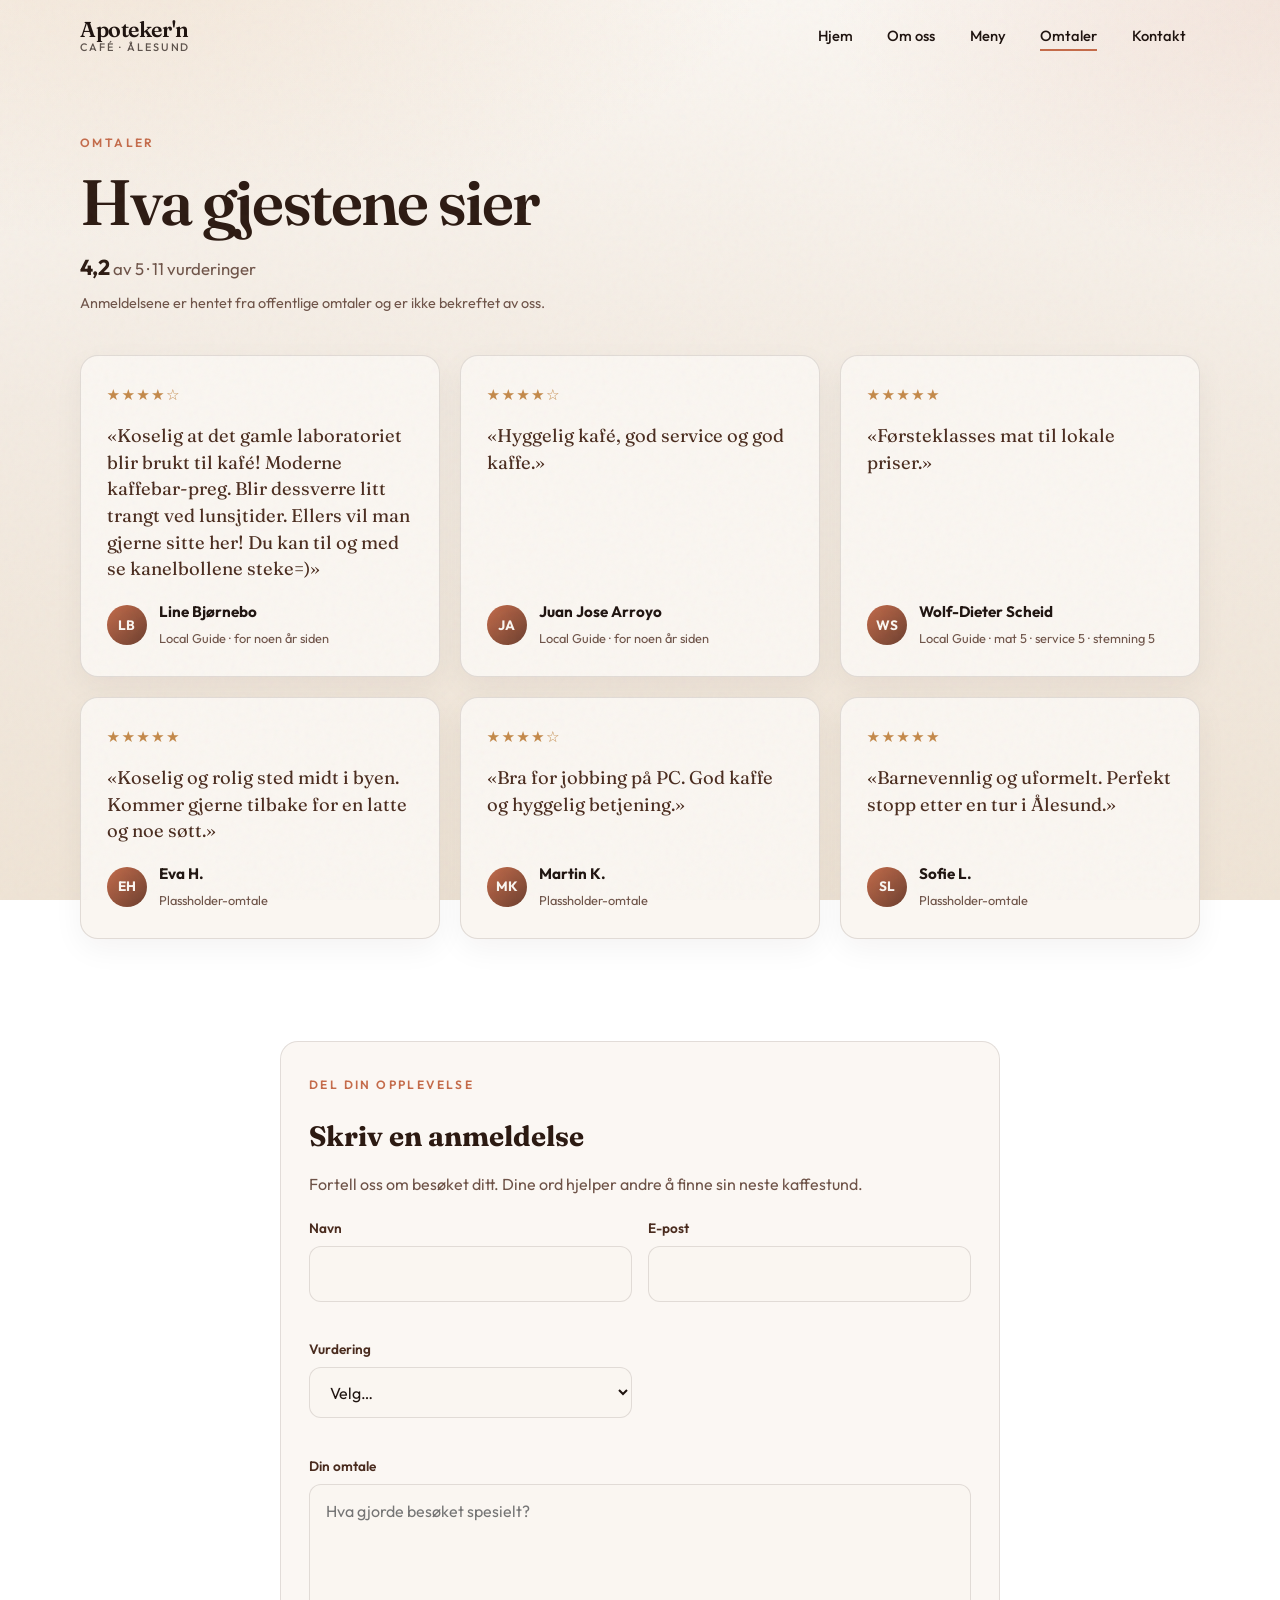
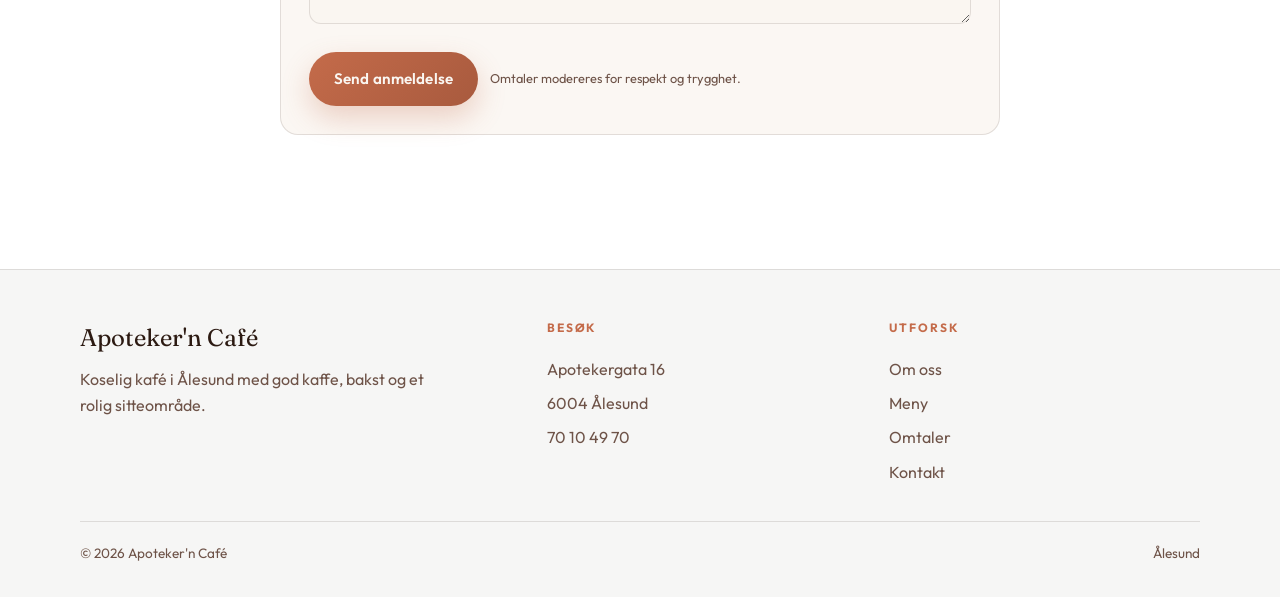
<file: apoteker-n-cafe/reviews.html>
<!DOCTYPE html>
<html lang="nb">
  <head>
    <meta charset="UTF-8" />
    <meta name="viewport" content="width=device-width, initial-scale=1" />
    <meta name="description" content="Omtaler av Apoteker'n Café i Ålesund — 4,2 av 5 basert på gjestevurderinger." />
    <meta name="theme-color" content="#2c1a12" />
    <title>Omtaler · Apoteker'n Café</title>
    <link rel="stylesheet" href="css/styles.css" />
  </head>
  <body>
    <div class="page-veil" aria-hidden="true"></div>
    <a class="skip-link" href="#main">Hopp til innhold</a>

    <header class="site-header">
      <div class="nav-inner">
        <a class="brand" href="index.html" aria-label="Apoteker'n Café hjem">
          <span class="brand-mark">Apoteker'n</span>
          <span class="brand-sub">Café · Ålesund</span>
        </a>
        <button class="nav-toggle" type="button" aria-expanded="false" aria-controls="site-nav" aria-label="Åpne meny">
          <span></span><span></span><span></span>
        </button>
        <nav id="site-nav" class="nav-links" aria-label="Hovedmeny">
          <a href="index.html">Hjem</a>
          <a href="about.html">Om oss</a>
          <a href="menu.html">Meny</a>
          <a href="reviews.html" aria-current="page">Omtaler</a>
          <a href="contact.html">Kontakt</a>
        </nav>
      </div>
    </header>

    <main id="main">
      <header class="page-hero wrap">
        <span class="eyebrow">Omtaler</span>
        <h1>Hva gjestene sier</h1>
        <p class="lede">
          <strong style="color: var(--espresso); font-size: 1.35rem">4,2</strong>
          av 5 · 11 vurderinger
          <span style="display: block; margin-top: 0.35rem; font-size: 0.9rem">Anmeldelsene er hentet fra offentlige omtaler og er ikke bekreftet av oss.</span>
        </p>
      </header>

      <section class="section" style="padding-top: 0">
        <div class="wrap">
          <div class="reviews-grid" data-reviews-grid>
            <article class="review-card reveal">
              <div class="stars" aria-label="4 av 5 stjerner">★★★★☆</div>
              <blockquote>
                «Koselig at det gamle laboratoriet blir brukt til kafé! Moderne kaffebar-preg. Blir dessverre litt trangt ved
                lunsjtider. Ellers vil man gjerne sitte her! Du kan til og med se kanelbollene steke=)»
              </blockquote>
              <div class="reviewer">
                <div class="avatar" aria-hidden="true">LB</div>
                <div>
                  <strong>Line Bjørnebo</strong>
                  <span>Local Guide · for noen år siden</span>
                </div>
              </div>
            </article>

            <article class="review-card reveal reveal-delay-1">
              <div class="stars" aria-label="4 av 5 stjerner">★★★★☆</div>
              <blockquote>«Hyggelig kafé, god service og god kaffe.»</blockquote>
              <div class="reviewer">
                <div class="avatar" aria-hidden="true">JA</div>
                <div>
                  <strong>Juan Jose Arroyo</strong>
                  <span>Local Guide · for noen år siden</span>
                </div>
              </div>
            </article>

            <article class="review-card reveal reveal-delay-2">
              <div class="stars" aria-label="5 av 5 stjerner">★★★★★</div>
              <blockquote>«Førsteklasses mat til lokale priser.»</blockquote>
              <div class="reviewer">
                <div class="avatar" aria-hidden="true">WS</div>
                <div>
                  <strong>Wolf-Dieter Scheid</strong>
                  <span>Local Guide · mat 5 · service 5 · stemning 5</span>
                </div>
              </div>
            </article>

            <article class="review-card reveal">
              <div class="stars" aria-label="5 av 5 stjerner">★★★★★</div>
              <blockquote>
                <!-- PLASSHOLDER -->
                «Koselig og rolig sted midt i byen. Kommer gjerne tilbake for en latte og noe søtt.»
              </blockquote>
              <div class="reviewer">
                <div class="avatar" aria-hidden="true">EH</div>
                <div>
                  <strong>Eva H.</strong>
                  <span>Plassholder-omtale</span>
                </div>
              </div>
            </article>

            <article class="review-card reveal reveal-delay-1">
              <div class="stars" aria-label="4 av 5 stjerner">★★★★☆</div>
              <blockquote>
                <!-- PLASSHOLDER -->
                «Bra for jobbing på PC. God kaffe og hyggelig betjening.»
              </blockquote>
              <div class="reviewer">
                <div class="avatar" aria-hidden="true">MK</div>
                <div>
                  <strong>Martin K.</strong>
                  <span>Plassholder-omtale</span>
                </div>
              </div>
            </article>

            <article class="review-card reveal reveal-delay-2">
              <div class="stars" aria-label="5 av 5 stjerner">★★★★★</div>
              <blockquote>
                <!-- PLASSHOLDER -->
                «Barnevennlig og uformelt. Perfekt stopp etter en tur i Ålesund.»
              </blockquote>
              <div class="reviewer">
                <div class="avatar" aria-hidden="true">SL</div>
                <div>
                  <strong>Sofie L.</strong>
                  <span>Plassholder-omtale</span>
                </div>
              </div>
            </article>
          </div>
        </div>
      </section>

      <section class="section" style="padding-top: 0">
        <div class="wrap" style="max-width: 720px">
          <div class="form-card reveal">
            <span class="eyebrow">Del din opplevelse</span>
            <h2 style="font-family: var(--font-display); font-size: 1.75rem; color: var(--espresso); margin: 0.35rem 0 0.75rem">
              Skriv en anmeldelse
            </h2>
            <p style="color: var(--muted); margin-bottom: 1.25rem">
              Fortell oss om besøket ditt. Dine ord hjelper andre å finne sin neste kaffestund.
            </p>

            <form data-secure-form data-form-type="review" novalidate>
              <div class="hp-field" aria-hidden="true">
                <label>Nettsted <input type="text" name="website_url" tabindex="-1" autocomplete="off" /></label>
              </div>

              <div class="form-grid">
                <div class="field">
                  <label for="name">Navn</label>
                  <input id="name" name="name" type="text" maxlength="80" required autocomplete="name" />
                  <span class="error" data-error-for="name"></span>
                </div>
                <div class="field">
                  <label for="email">E-post</label>
                  <input id="email" name="email" type="email" maxlength="120" required autocomplete="email" />
                  <span class="error" data-error-for="email"></span>
                </div>
                <div class="field">
                  <label for="rating">Vurdering</label>
                  <select id="rating" name="rating" required>
                    <option value="">Velg…</option>
                    <option value="5">5 — Fantastisk</option>
                    <option value="4">4 — Veldig bra</option>
                    <option value="3">3 — Greit</option>
                    <option value="2">2 — Sånn passe</option>
                    <option value="1">1 — Kan bli bedre</option>
                  </select>
                  <span class="error" data-error-for="rating"></span>
                </div>
                <div class="field full">
                  <label for="message">Din omtale</label>
                  <textarea id="message" name="message" maxlength="800" required placeholder="Hva gjorde besøket spesielt?"></textarea>
                  <span class="error" data-error-for="message"></span>
                </div>
              </div>

              <div class="form-actions">
                <button class="btn btn-primary" type="submit">Send anmeldelse</button>
                <p class="form-note">Omtaler modereres for respekt og trygghet.</p>
              </div>
              <div class="form-status" role="status" aria-live="polite"></div>
            </form>
          </div>
        </div>
      </section>
    </main>

    <footer class="site-footer">
      <div class="wrap footer-grid">
        <div>
          <div class="footer-brand">Apoteker'n Café</div>
          <p>Koselig kafé i Ålesund med god kaffe, bakst og et rolig sitteområde.</p>
        </div>
        <div>
          <h4>Besøk</h4>
          <a href="contact.html">Apotekergata 16</a>
          <a href="contact.html">6004 Ålesund</a>
          <a href="tel:+4770104970">70 10 49 70</a>
        </div>
        <div>
          <h4>Utforsk</h4>
          <a href="about.html">Om oss</a>
          <a href="menu.html">Meny</a>
          <a href="reviews.html">Omtaler</a>
          <a href="contact.html">Kontakt</a>
        </div>
      </div>
      <div class="wrap footer-bottom">
        <span>© <span data-year></span> Apoteker'n Café</span>
        <span>Ålesund</span>
      </div>
    </footer>

    <script src="js/site-config.js"></script>
    <script src="js/secure-form.js"></script>
    <script src="js/main.js"></script>
  </body>
</html>
</file>
<file: apoteker-n-cafe/css/styles.css>
/* Ember & Oak Coffeehouse — warm, earthy, motion-rich */

@import url("https://fonts.googleapis.com/css2?family=Fraunces:opsz,wght@9..144,400;9..144,500;9..144,600;9..144,700&family=Outfit:wght@300;400;500;600;700&display=swap");

:root {
  --espresso: #2c1a12;
  --coffee: #4a2c1f;
  --cocoa: #6b3e2e;
  --terracotta: #c46b4a;
  --clay: #a85a3e;
  --amber: #c4894a;
  --honey: #d4a574;
  --sand: #e8d5c0;
  --linen: #f3ebe2;
  --cream: #faf6f1;
  --sage: #7a8f72;
  --moss: #5c6e55;
  --ink: #1f1410;
  --muted: #6e5348;
  --line: rgba(44, 26, 18, 0.12);
  --glow: rgba(196, 107, 74, 0.28);
  --shadow: 0 18px 50px rgba(44, 26, 18, 0.14);
  --radius: 18px;
  --nav-h: 4.5rem;
  --ease: cubic-bezier(0.22, 1, 0.36, 1);
  --font-display: "Fraunces", Georgia, serif;
  --font-body: "Outfit", system-ui, sans-serif;
}

*,
*::before,
*::after {
  box-sizing: border-box;
  margin: 0;
  padding: 0;
}

html {
  scroll-behavior: smooth;
}

body {
  font-family: var(--font-body);
  color: var(--ink);
  background:
    radial-gradient(1200px 600px at 10% -10%, rgba(212, 165, 116, 0.22), transparent 55%),
    radial-gradient(900px 500px at 100% 0%, rgba(196, 107, 74, 0.12), transparent 50%),
    linear-gradient(180deg, var(--cream) 0%, var(--linen) 45%, #efe4d6 100%);
  background-attachment: fixed;
  line-height: 1.65;
  min-height: 100vh;
  overflow-x: hidden;
  -webkit-font-smoothing: antialiased;
}

img {
  max-width: 100%;
  display: block;
  height: auto;
}

a {
  color: inherit;
  text-decoration: none;
}

button,
input,
textarea,
select {
  font: inherit;
  color: inherit;
}

ul {
  list-style: none;
}

.skip-link {
  position: absolute;
  left: 1rem;
  top: -100px;
  background: var(--espresso);
  color: var(--cream);
  padding: 0.75rem 1rem;
  border-radius: 999px;
  z-index: 1000;
  transition: top 0.25s var(--ease);
}

.skip-link:focus {
  top: 1rem;
}

/* ——— Page transition veil ——— */
.page-veil {
  position: fixed;
  inset: 0;
  background: var(--espresso);
  z-index: 9999;
  pointer-events: none;
  transform-origin: top;
  animation: veilOut 0.85s var(--ease) forwards;
}

@keyframes veilOut {
  0% { transform: scaleY(1); opacity: 1; }
  55% { transform: scaleY(1); opacity: 1; }
  100% { transform: scaleY(0); opacity: 0; }
}

body.is-leaving .page-veil {
  animation: veilIn 0.55s var(--ease) forwards;
  pointer-events: all;
}

@keyframes veilIn {
  from { transform: scaleY(0); opacity: 1; transform-origin: bottom; }
  to { transform: scaleY(1); opacity: 1; transform-origin: bottom; }
}

/* ——— Grain texture ——— */
body::before {
  content: "";
  position: fixed;
  inset: 0;
  pointer-events: none;
  z-index: 50;
  opacity: 0.035;
  background-image: url("data:image/svg+xml,%3Csvg viewBox='0 0 200 200' xmlns='http://www.w3.org/2000/svg'%3E%3Cfilter id='n'%3E%3CfeTurbulence type='fractalNoise' baseFrequency='0.85' numOctaves='4' stitchTiles='stitch'/%3E%3C/filter%3E%3Crect width='100%25' height='100%25' filter='url(%23n)'/%3E%3C/svg%3E");
}

/* ——— Navigation ——— */
.site-header {
  position: fixed;
  top: 0;
  left: 0;
  right: 0;
  height: var(--nav-h);
  z-index: 100;
  display: flex;
  align-items: center;
  transition: background 0.4s var(--ease), box-shadow 0.4s var(--ease), backdrop-filter 0.4s;
}

.site-header.is-scrolled {
  background: rgba(250, 246, 241, 0.88);
  backdrop-filter: blur(14px);
  box-shadow: 0 8px 30px rgba(44, 26, 18, 0.08);
}

.site-header.is-home:not(.is-scrolled) {
  color: var(--cream);
}

.nav-inner {
  width: min(1120px, calc(100% - 2.5rem));
  margin: 0 auto;
  display: flex;
  align-items: center;
  justify-content: space-between;
  gap: 1rem;
}

.brand {
  display: inline-flex;
  flex-direction: column;
  gap: 0.05rem;
  line-height: 1.1;
}

.brand-mark {
  font-family: var(--font-display);
  font-weight: 600;
  font-size: 1.35rem;
  letter-spacing: -0.02em;
}

.brand-sub {
  font-size: 0.68rem;
  letter-spacing: 0.18em;
  text-transform: uppercase;
  opacity: 0.7;
  font-weight: 500;
}

.nav-links {
  display: flex;
  align-items: center;
  gap: 0.35rem;
}

.nav-links a {
  position: relative;
  padding: 0.55rem 0.9rem;
  font-size: 0.92rem;
  font-weight: 500;
  border-radius: 999px;
  transition: color 0.25s, background 0.25s;
}

.nav-links a::after {
  content: "";
  position: absolute;
  left: 0.9rem;
  right: 0.9rem;
  bottom: 0.35rem;
  height: 2px;
  background: var(--terracotta);
  transform: scaleX(0);
  transform-origin: left;
  transition: transform 0.35s var(--ease);
}

.nav-links a:hover::after,
.nav-links a[aria-current="page"]::after {
  transform: scaleX(1);
}

.nav-links a:hover {
  background: rgba(196, 107, 74, 0.1);
}

.site-header.is-home:not(.is-scrolled) .nav-links a:hover {
  background: rgba(250, 246, 241, 0.12);
}

.nav-toggle {
  display: none;
  width: 2.75rem;
  height: 2.75rem;
  border: 1px solid var(--line);
  background: transparent;
  border-radius: 12px;
  cursor: pointer;
  place-items: center;
  gap: 5px;
  flex-direction: column;
}

.nav-toggle span {
  display: block;
  width: 1.15rem;
  height: 2px;
  background: currentColor;
  border-radius: 2px;
  transition: transform 0.3s var(--ease), opacity 0.3s;
}

.nav-toggle[aria-expanded="true"] span:nth-child(1) {
  transform: translateY(7px) rotate(45deg);
}

.nav-toggle[aria-expanded="true"] span:nth-child(2) {
  opacity: 0;
}

.nav-toggle[aria-expanded="true"] span:nth-child(3) {
  transform: translateY(-7px) rotate(-45deg);
}

/* ——— Buttons ——— */
.btn {
  display: inline-flex;
  align-items: center;
  justify-content: center;
  gap: 0.55rem;
  padding: 0.9rem 1.55rem;
  border-radius: 999px;
  border: none;
  cursor: pointer;
  font-weight: 600;
  font-size: 0.95rem;
  letter-spacing: 0.01em;
  transition: transform 0.35s var(--ease), box-shadow 0.35s var(--ease), background 0.3s, color 0.3s;
  position: relative;
  overflow: hidden;
}

.btn::before {
  content: "";
  position: absolute;
  inset: 0;
  background: linear-gradient(120deg, transparent 20%, rgba(255, 255, 255, 0.22) 45%, transparent 70%);
  transform: translateX(-120%);
  transition: transform 0.7s var(--ease);
}

.btn:hover::before {
  transform: translateX(120%);
}

.btn:hover {
  transform: translateY(-2px);
}

.btn:active {
  transform: translateY(0);
}

.btn-primary {
  background: linear-gradient(135deg, var(--terracotta), var(--clay));
  color: var(--cream);
  box-shadow: 0 12px 28px var(--glow);
}

.btn-primary:hover {
  box-shadow: 0 16px 36px rgba(196, 107, 74, 0.4);
}

.btn-ghost {
  background: transparent;
  color: inherit;
  border: 1.5px solid currentColor;
}

.btn-ghost:hover {
  background: rgba(250, 246, 241, 0.12);
}

.btn-dark {
  background: var(--espresso);
  color: var(--cream);
  box-shadow: var(--shadow);
}

/* ——— Layout ——— */
.wrap {
  width: min(1120px, calc(100% - 2.5rem));
  margin: 0 auto;
}

.section {
  padding: clamp(3.5rem, 8vw, 6.5rem) 0;
}

.section-head {
  max-width: 36rem;
  margin-bottom: clamp(2rem, 4vw, 3rem);
}

.eyebrow {
  display: inline-block;
  font-size: 0.75rem;
  letter-spacing: 0.2em;
  text-transform: uppercase;
  color: var(--terracotta);
  font-weight: 600;
  margin-bottom: 0.75rem;
}

.section-head h2,
.page-hero h1 {
  font-family: var(--font-display);
  font-weight: 600;
  letter-spacing: -0.03em;
  line-height: 1.15;
  color: var(--espresso);
}

.section-head h2 {
  font-size: clamp(2rem, 4vw, 2.85rem);
  margin-bottom: 0.85rem;
}

.section-head p,
.lede {
  color: var(--muted);
  font-size: 1.05rem;
}

/* Reveal animations */
.reveal {
  opacity: 0;
  transform: translateY(28px);
  transition: opacity 0.8s var(--ease), transform 0.8s var(--ease);
}

.reveal.is-visible {
  opacity: 1;
  transform: none;
}

.reveal-delay-1 { transition-delay: 0.1s; }
.reveal-delay-2 { transition-delay: 0.2s; }
.reveal-delay-3 { transition-delay: 0.3s; }
.reveal-delay-4 { transition-delay: 0.4s; }

/* ——— Home hero ——— */
.hero {
  position: relative;
  min-height: 100vh;
  min-height: 100dvh;
  display: grid;
  align-items: end;
  color: var(--cream);
  overflow: hidden;
}

.hero-media {
  position: absolute;
  inset: 0;
  z-index: 0;
}

.hero-media img {
  width: 100%;
  height: 100%;
  object-fit: cover;
  transform: scale(1.08);
  animation: kenBurns 22s ease-in-out infinite alternate;
}

@keyframes kenBurns {
  from { transform: scale(1.08) translate(0, 0); }
  to { transform: scale(1.16) translate(-1.5%, -1%); }
}

.hero-media::after {
  content: "";
  position: absolute;
  inset: 0;
  background:
    linear-gradient(180deg, rgba(31, 20, 16, 0.35) 0%, rgba(31, 20, 16, 0.15) 35%, rgba(31, 20, 16, 0.72) 100%),
    linear-gradient(90deg, rgba(31, 20, 16, 0.45) 0%, transparent 55%);
}

.hero-content {
  position: relative;
  z-index: 1;
  width: min(1120px, calc(100% - 2.5rem));
  margin: 0 auto;
  padding: 0 0 clamp(4rem, 10vw, 6.5rem);
}

.hero-brand {
  font-family: var(--font-display);
  font-size: clamp(3.4rem, 10vw, 6.5rem);
  font-weight: 600;
  letter-spacing: -0.04em;
  line-height: 0.95;
  margin-bottom: 1rem;
  animation: riseIn 1s var(--ease) 0.25s both;
}

.hero-line {
  max-width: 28rem;
  font-size: clamp(1.05rem, 2vw, 1.25rem);
  font-weight: 300;
  opacity: 0.92;
  margin-bottom: 1.75rem;
  animation: riseIn 1s var(--ease) 0.4s both;
}

.hero-actions {
  display: flex;
  flex-wrap: wrap;
  gap: 0.85rem;
  animation: riseIn 1s var(--ease) 0.55s both;
}

@keyframes riseIn {
  from { opacity: 0; transform: translateY(24px); }
  to { opacity: 1; transform: none; }
}

.scroll-cue {
  position: absolute;
  left: 50%;
  bottom: 1.5rem;
  transform: translateX(-50%);
  z-index: 2;
  display: flex;
  flex-direction: column;
  align-items: center;
  gap: 0.4rem;
  font-size: 0.7rem;
  letter-spacing: 0.16em;
  text-transform: uppercase;
  opacity: 0.75;
  animation: floatY 2.4s ease-in-out infinite;
}

.scroll-cue i {
  width: 1px;
  height: 2rem;
  background: linear-gradient(var(--cream), transparent);
}

@keyframes floatY {
  0%, 100% { transform: translate(-50%, 0); }
  50% { transform: translate(-50%, 8px); }
}

/* ——— Feature strip ——— */
.feature-grid {
  display: grid;
  grid-template-columns: repeat(3, 1fr);
  gap: 1.25rem;
}

.feature-card {
  padding: 1.75rem;
  border-radius: var(--radius);
  background: rgba(250, 246, 241, 0.65);
  border: 1px solid var(--line);
  transition: transform 0.4s var(--ease), box-shadow 0.4s var(--ease), background 0.3s;
}

.feature-card:hover {
  transform: translateY(-6px);
  box-shadow: var(--shadow);
  background: var(--cream);
}

.feature-icon {
  width: 2.5rem;
  height: 2.5rem;
  border-radius: 12px;
  display: grid;
  place-items: center;
  background: linear-gradient(135deg, rgba(196, 107, 74, 0.18), rgba(212, 165, 116, 0.25));
  color: var(--clay);
  margin-bottom: 1rem;
  font-size: 1.15rem;
}

.feature-card h3 {
  font-family: var(--font-display);
  font-size: 1.25rem;
  margin-bottom: 0.45rem;
  color: var(--espresso);
}

.feature-card p {
  color: var(--muted);
  font-size: 0.95rem;
}

/* ——— Split sections ——— */
.split {
  display: grid;
  grid-template-columns: 1.05fr 0.95fr;
  gap: clamp(1.5rem, 4vw, 3.5rem);
  align-items: center;
}

.split.reverse {
  grid-template-columns: 0.95fr 1.05fr;
}

.split.reverse .split-copy {
  order: 2;
}

.split-visual {
  position: relative;
  border-radius: calc(var(--radius) + 6px);
  overflow: hidden;
  box-shadow: var(--shadow);
  aspect-ratio: 4 / 3;
}

.split-visual img {
  width: 100%;
  height: 100%;
  object-fit: cover;
  transition: transform 1.1s var(--ease);
}

.split:hover .split-visual img {
  transform: scale(1.05);
}

.split-visual::after {
  content: "";
  position: absolute;
  inset: 0;
  border: 1px solid rgba(255, 255, 255, 0.15);
  border-radius: inherit;
  pointer-events: none;
}

.accent-pill {
  display: inline-flex;
  align-items: center;
  gap: 0.4rem;
  padding: 0.35rem 0.75rem;
  border-radius: 999px;
  background: rgba(122, 143, 114, 0.15);
  color: var(--moss);
  font-size: 0.78rem;
  font-weight: 600;
  letter-spacing: 0.04em;
  margin-bottom: 1rem;
}

/* ——— Page hero (inner pages) ——— */
.page-hero {
  padding: calc(var(--nav-h) + 3.5rem) 0 2.5rem;
  position: relative;
}

.page-hero h1 {
  font-size: clamp(2.6rem, 6vw, 4rem);
  margin-bottom: 0.75rem;
  animation: riseIn 0.9s var(--ease) both;
}

.page-hero .lede {
  max-width: 34rem;
  animation: riseIn 0.9s var(--ease) 0.12s both;
}

.page-hero-art {
  margin-top: 2rem;
  border-radius: calc(var(--radius) + 8px);
  overflow: hidden;
  aspect-ratio: 21 / 9;
  box-shadow: var(--shadow);
  animation: riseIn 1s var(--ease) 0.2s both;
}

.page-hero-art img {
  width: 100%;
  height: 100%;
  object-fit: cover;
}

/* ——— Menu ——— */
.menu-toolbar {
  display: flex;
  flex-wrap: wrap;
  gap: 0.55rem;
  margin-bottom: 2rem;
}

.chip {
  border: 1px solid var(--line);
  background: rgba(250, 246, 241, 0.7);
  padding: 0.55rem 1.1rem;
  border-radius: 999px;
  cursor: pointer;
  font-weight: 500;
  font-size: 0.9rem;
  color: var(--muted);
  transition: all 0.3s var(--ease);
}

.chip:hover,
.chip.is-active {
  background: var(--espresso);
  color: var(--cream);
  border-color: var(--espresso);
}

.menu-grid {
  display: grid;
  gap: 1rem;
}

.menu-category {
  margin-bottom: 2.5rem;
}

.menu-category h2 {
  font-family: var(--font-display);
  font-size: 1.75rem;
  color: var(--espresso);
  margin-bottom: 1rem;
  padding-bottom: 0.6rem;
  border-bottom: 1px solid var(--line);
}

.menu-item {
  display: grid;
  grid-template-columns: 1fr auto;
  gap: 0.75rem 1.25rem;
  padding: 1.15rem 0;
  border-bottom: 1px dashed rgba(44, 26, 18, 0.12);
  transition: background 0.3s, padding 0.3s var(--ease);
  border-radius: 10px;
}

.menu-item:hover {
  background: rgba(196, 107, 74, 0.06);
  padding-left: 0.75rem;
  padding-right: 0.75rem;
}

.menu-item h3 {
  font-size: 1.1rem;
  font-weight: 600;
  color: var(--coffee);
}

.menu-item p {
  grid-column: 1 / -1;
  color: var(--muted);
  font-size: 0.92rem;
  margin-top: -0.35rem;
}

.price {
  font-family: var(--font-display);
  font-weight: 600;
  color: var(--terracotta);
  font-size: 1.1rem;
}

.menu-banner {
  display: grid;
  grid-template-columns: 1.1fr 0.9fr;
  gap: 1.5rem;
  align-items: center;
  margin-bottom: 3rem;
  padding: 1.25rem;
  border-radius: calc(var(--radius) + 4px);
  background: linear-gradient(135deg, rgba(196, 107, 74, 0.12), rgba(212, 165, 116, 0.18));
  border: 1px solid var(--line);
}

.menu-banner img {
  border-radius: var(--radius);
  aspect-ratio: 4 / 3;
  object-fit: cover;
  width: 100%;
}

/* ——— Reviews ——— */
.reviews-grid {
  display: grid;
  grid-template-columns: repeat(3, 1fr);
  gap: 1.25rem;
}

.review-card {
  padding: 1.6rem;
  border-radius: var(--radius);
  background: var(--cream);
  border: 1px solid var(--line);
  box-shadow: 0 10px 30px rgba(44, 26, 18, 0.05);
  display: flex;
  flex-direction: column;
  gap: 1rem;
  transition: transform 0.4s var(--ease), box-shadow 0.4s;
}

.review-card:hover {
  transform: translateY(-5px);
  box-shadow: var(--shadow);
}

.stars {
  color: var(--amber);
  letter-spacing: 0.08em;
  font-size: 0.95rem;
}

.review-card blockquote {
  font-family: var(--font-display);
  font-size: 1.15rem;
  line-height: 1.45;
  color: var(--coffee);
  flex: 1;
}

.reviewer {
  display: flex;
  align-items: center;
  gap: 0.75rem;
}

.avatar {
  width: 2.5rem;
  height: 2.5rem;
  border-radius: 50%;
  display: grid;
  place-items: center;
  font-weight: 700;
  color: var(--cream);
  background: linear-gradient(135deg, var(--terracotta), var(--cocoa));
  font-size: 0.85rem;
}

.reviewer strong {
  display: block;
  font-size: 0.95rem;
}

.reviewer span {
  font-size: 0.8rem;
  color: var(--muted);
}

/* ——— Contact ——— */
.contact-grid {
  display: grid;
  grid-template-columns: 0.9fr 1.1fr;
  gap: 2rem;
  align-items: start;
}

.info-panel {
  padding: 1.75rem;
  border-radius: var(--radius);
  background: var(--espresso);
  color: var(--cream);
  box-shadow: var(--shadow);
}

.info-panel h2 {
  font-family: var(--font-display);
  font-size: 1.75rem;
  margin-bottom: 1.25rem;
}

.info-row {
  display: grid;
  gap: 0.2rem;
  padding: 0.85rem 0;
  border-bottom: 1px solid rgba(250, 246, 241, 0.12);
}

.info-row:last-child {
  border-bottom: none;
}

.info-row dt {
  font-size: 0.72rem;
  letter-spacing: 0.16em;
  text-transform: uppercase;
  opacity: 0.65;
}

.info-row dd {
  font-size: 1.05rem;
}

.info-row a:hover {
  color: var(--honey);
}

.form-card {
  padding: 1.75rem;
  border-radius: var(--radius);
  background: rgba(250, 246, 241, 0.8);
  border: 1px solid var(--line);
}

.form-grid {
  display: grid;
  grid-template-columns: 1fr 1fr;
  gap: 1rem;
}

.field {
  display: grid;
  gap: 0.4rem;
}

.field.full {
  grid-column: 1 / -1;
}

.field label {
  font-size: 0.85rem;
  font-weight: 600;
  color: var(--coffee);
}

.field input,
.field textarea,
.field select {
  width: 100%;
  padding: 0.85rem 1rem;
  border-radius: 12px;
  border: 1.5px solid var(--line);
  background: var(--cream);
  transition: border-color 0.25s, box-shadow 0.25s;
  outline: none;
}

.field input:focus,
.field textarea:focus,
.field select:focus {
  border-color: var(--terracotta);
  box-shadow: 0 0 0 4px rgba(196, 107, 74, 0.15);
}

.field textarea {
  min-height: 140px;
  resize: vertical;
}

.field .error {
  color: #a33a2a;
  font-size: 0.8rem;
  min-height: 1.1em;
}

.hp-field {
  position: absolute !important;
  left: -9999px !important;
  opacity: 0 !important;
  height: 0 !important;
  width: 0 !important;
  pointer-events: none !important;
}

.form-status {
  margin-top: 1rem;
  padding: 0.85rem 1rem;
  border-radius: 12px;
  font-size: 0.92rem;
  display: none;
}

.form-status.is-success {
  display: block;
  background: rgba(122, 143, 114, 0.18);
  color: var(--moss);
  border: 1px solid rgba(122, 143, 114, 0.35);
}

.form-status.is-error {
  display: block;
  background: rgba(163, 58, 42, 0.1);
  color: #8a2e22;
  border: 1px solid rgba(163, 58, 42, 0.25);
}

.form-actions {
  margin-top: 0.5rem;
  display: flex;
  flex-wrap: wrap;
  gap: 0.75rem;
  align-items: center;
}

.form-note {
  font-size: 0.8rem;
  color: var(--muted);
}

/* ——— About extras ——— */
.values {
  display: grid;
  grid-template-columns: repeat(3, 1fr);
  gap: 1.25rem;
  margin-top: 2rem;
}

.value {
  padding: 1.5rem;
  border-top: 3px solid var(--terracotta);
  background: rgba(250, 246, 241, 0.55);
  border-radius: 0 0 var(--radius) var(--radius);
}

.value h3 {
  font-family: var(--font-display);
  margin-bottom: 0.5rem;
  color: var(--espresso);
}

.value p {
  color: var(--muted);
  font-size: 0.95rem;
}

.timeline {
  display: grid;
  gap: 1.25rem;
  margin-top: 1rem;
}

.timeline-item {
  display: grid;
  grid-template-columns: 5.5rem 1fr;
  gap: 1rem;
  align-items: start;
}

.timeline-year {
  font-family: var(--font-display);
  font-weight: 600;
  color: var(--terracotta);
  font-size: 1.15rem;
}

/* ——— CTA band ——— */
.cta-band {
  margin: 2rem 0 0;
  padding: clamp(2.5rem, 6vw, 4rem);
  border-radius: calc(var(--radius) + 8px);
  background:
    linear-gradient(135deg, rgba(44, 26, 18, 0.88), rgba(74, 44, 31, 0.8)),
    url("../assets/storefront.jpg") center/cover;
  color: var(--cream);
  text-align: center;
  box-shadow: var(--shadow);
}

.cta-band h2 {
  font-family: var(--font-display);
  font-size: clamp(1.8rem, 4vw, 2.6rem);
  margin-bottom: 0.65rem;
}

.cta-band p {
  opacity: 0.88;
  margin-bottom: 1.5rem;
  max-width: 28rem;
  margin-left: auto;
  margin-right: auto;
}

/* ——— Footer ——— */
.site-footer {
  margin-top: 2rem;
  padding: 3rem 0 2rem;
  border-top: 1px solid var(--line);
  background: rgba(44, 26, 18, 0.04);
}

.footer-grid {
  display: grid;
  grid-template-columns: 1.4fr 1fr 1fr;
  gap: 2rem;
  margin-bottom: 2rem;
}

.footer-brand {
  font-family: var(--font-display);
  font-size: 1.5rem;
  color: var(--espresso);
  margin-bottom: 0.5rem;
}

.footer-grid p {
  color: var(--muted);
  max-width: 22rem;
}

.footer-grid h4 {
  font-size: 0.75rem;
  letter-spacing: 0.16em;
  text-transform: uppercase;
  color: var(--terracotta);
  margin-bottom: 0.85rem;
}

.footer-grid a {
  display: block;
  padding: 0.25rem 0;
  color: var(--muted);
  transition: color 0.25s, transform 0.25s;
}

.footer-grid a:hover {
  color: var(--espresso);
  transform: translateX(3px);
}

.footer-bottom {
  display: flex;
  flex-wrap: wrap;
  justify-content: space-between;
  gap: 0.75rem;
  padding-top: 1.25rem;
  border-top: 1px solid var(--line);
  font-size: 0.85rem;
  color: var(--muted);
}

/* ——— Reduced motion ——— */
@media (prefers-reduced-motion: reduce) {
  *,
  *::before,
  *::after {
    animation-duration: 0.01ms !important;
    animation-iteration-count: 1 !important;
    transition-duration: 0.01ms !important;
  }

  .hero-media img {
    animation: none;
    transform: none;
  }

  .page-veil {
    display: none;
  }

  .reveal {
    opacity: 1;
    transform: none;
  }
}

/* ——— Responsive ——— */
@media (max-width: 900px) {
  .feature-grid,
  .reviews-grid,
  .values {
    grid-template-columns: 1fr;
  }

  .split,
  .split.reverse,
  .menu-banner,
  .contact-grid,
  .footer-grid {
    grid-template-columns: 1fr;
  }

  .split.reverse .split-copy {
    order: 0;
  }

  .page-hero-art {
    aspect-ratio: 16 / 9;
  }
}

@media (max-width: 760px) {
  .nav-toggle {
    display: grid;
  }

  .nav-links {
    position: fixed;
    top: var(--nav-h);
    left: 0;
    right: 0;
    flex-direction: column;
    align-items: stretch;
    padding: 1rem;
    background: rgba(250, 246, 241, 0.97);
    backdrop-filter: blur(12px);
    border-bottom: 1px solid var(--line);
    transform: translateY(-120%);
    opacity: 0;
    pointer-events: none;
    transition: transform 0.4s var(--ease), opacity 0.35s;
    color: var(--ink);
  }

  .nav-links.is-open {
    transform: none;
    opacity: 1;
    pointer-events: all;
  }

  .nav-links a {
    padding: 0.9rem 1rem;
  }

  .form-grid {
    grid-template-columns: 1fr;
  }

  .hero-brand {
    font-size: clamp(2.8rem, 14vw, 4rem);
  }
}
</file>
